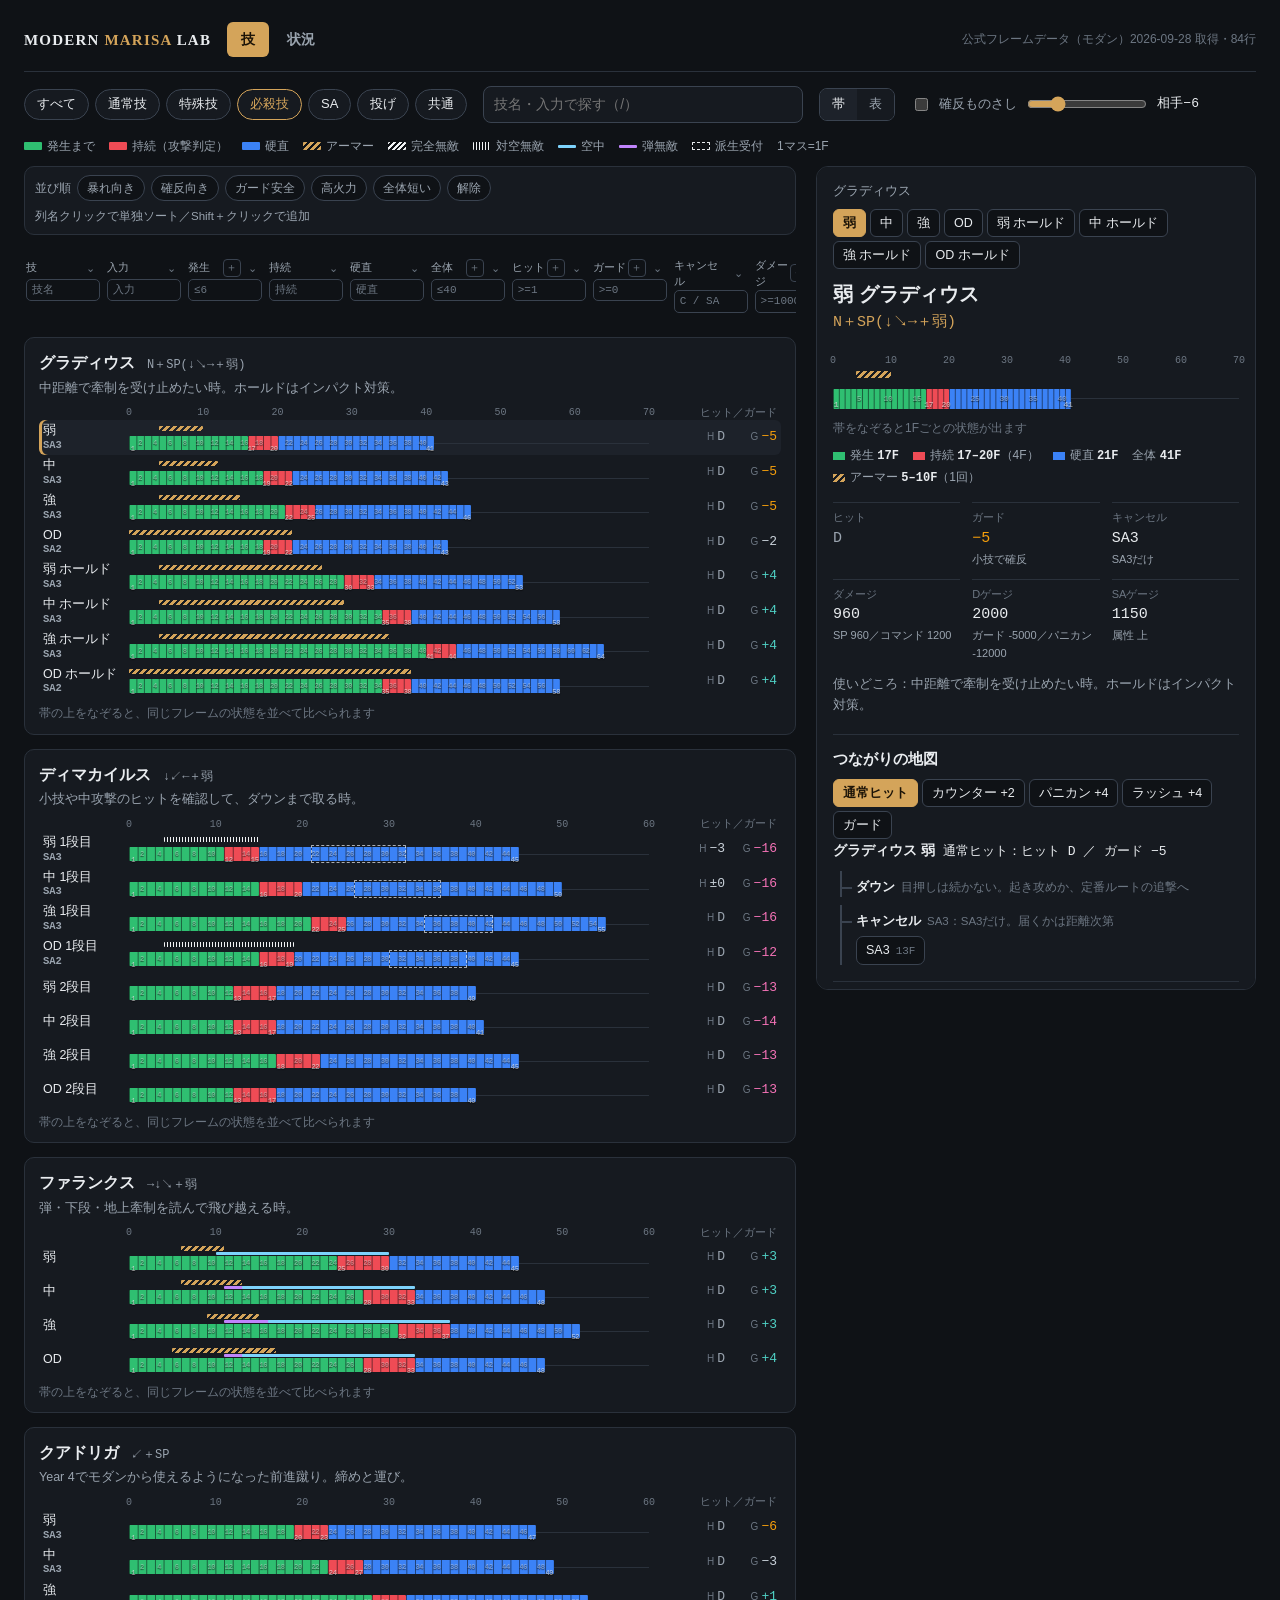
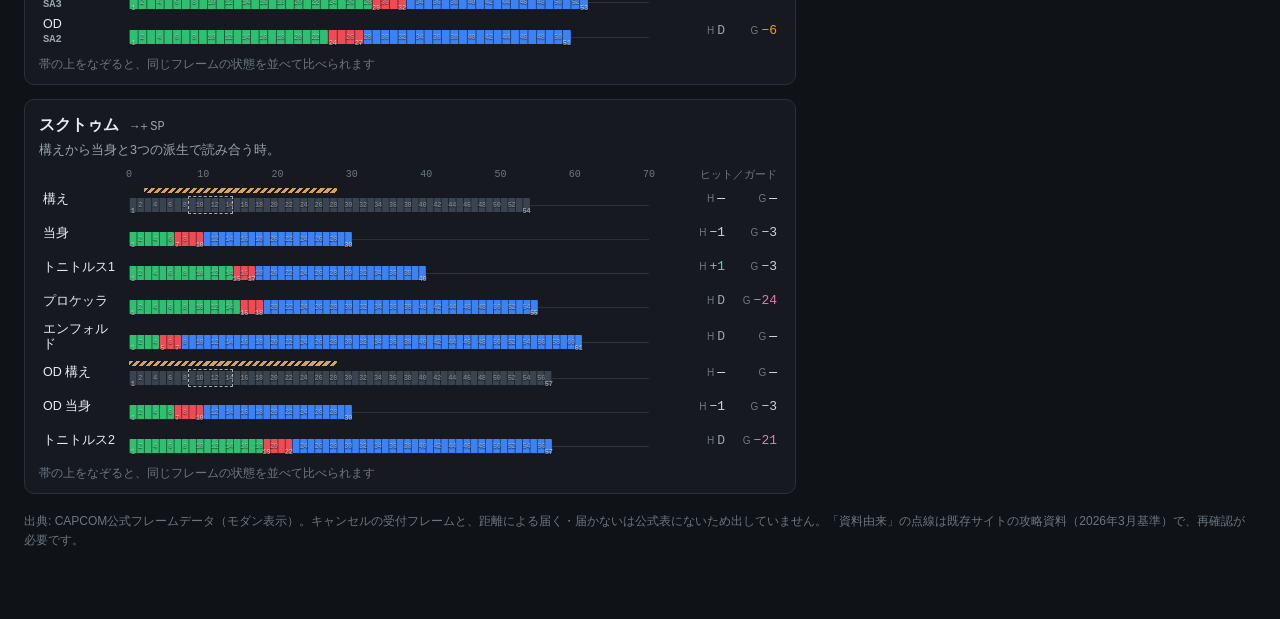
<file: index.html>
<!doctype html>
<html lang="ja">
<head>
<meta charset="utf-8">
<meta name="viewport" content="width=device-width,initial-scale=1,viewport-fit=cover">
<title>MODERN MARISA LAB｜技</title>
<meta name="description" content="モダンマリーザの公式フレームデータ84行を、帯・表・つながりで見切る。">
<link rel="icon" href="favicon.svg">
<link rel="stylesheet" href="lab.css">
</head>
<body>
<div class="app">
  <header class="top">
    <div class="brand">MODERN <span>MARISA</span> LAB</div>
    <nav class="nav" aria-label="ページ">
      <a id="tab-waza" data-tab="waza" href="index.html" aria-current="page">技</a>
      <a id="tab-jokyo" data-tab="jokyo" href="situations.html">状況</a>
    </nav>
    <p class="basis" id="basis">公式フレームデータを読み込み中</p>
  </header>

  <section id="waza">
    <div class="tools">
      <div class="chips" id="cats" role="group" aria-label="技の種類"></div>
      <input class="search" id="q" type="search" placeholder="技名・入力で探す（/）" aria-label="技を探す">
      <div class="views" role="group" aria-label="表示">
        <button id="view-band" aria-pressed="true">帯</button>
        <button id="view-table" aria-pressed="false">表</button>
      </div>
      <label class="pun" for="pun-on"><input id="pun-on" type="checkbox"> 確反ものさし
        <input id="pun-n" type="range" min="2" max="20" value="6" aria-label="相手の不利フレーム">
        <output id="pun-out" for="pun-n">相手−6</output>
      </label>
    </div>
    <div class="legend" aria-label="帯の色">
      <span><i style="background:var(--f-start)"></i>発生まで</span>
      <span><i style="background:var(--f-act)"></i>持続（攻撃判定）</span>
      <span><i style="background:var(--f-rec)"></i>硬直</span>
      <span><i class="k-armor"></i>アーマー</span>
      <span><i class="k-inv"></i>完全無敵</span>
      <span><i class="k-aainv"></i>対空無敵</span>
      <span><i style="background:var(--l-air);height:3px"></i>空中</span>
      <span><i style="background:var(--l-proj);height:3px"></i>弾無敵</span>
      <span><i style="border:1.5px dashed var(--text);background:none"></i>派生受付</span>
      <span>1マス=1F</span>
    </div>
    <div id="focus"></div>
    <div class="lab">
      <div id="list" class="list" aria-live="polite"></div>
      <aside id="detail" class="detail" aria-label="技の詳細"></aside>
    </div>
    <p class="note">出典: CAPCOM公式フレームデータ（モダン表示）。キャンセルの受付フレームと、距離による届く・届かないは公式表にないため出していません。「資料由来」の点線は既存サイトの攻略資料（2026年3月基準）で、再確認が必要です。</p>
  </section>

  <section id="jokyo" hidden>
    <div class="sit-tools"><button type="button" id="export-notebook" class="export-btn">ノートをJSONで書き出す</button></div>
    <div class="scenes chips" id="scenes"></div>
    <div class="sits" id="sits"></div>
    <p class="note">既存の状況逆引きと作戦ノートを統合。候補技を比べ、必要な場面だけ技ページへ持ち込めます。</p>
  </section>
</div>
<div class="backdrop" id="backdrop" hidden></div>
<script src="data/lab-data.js"></script>
<script src="lab-core.js"></script>
<script src="lab.js"></script>
</body>
</html>
</file>
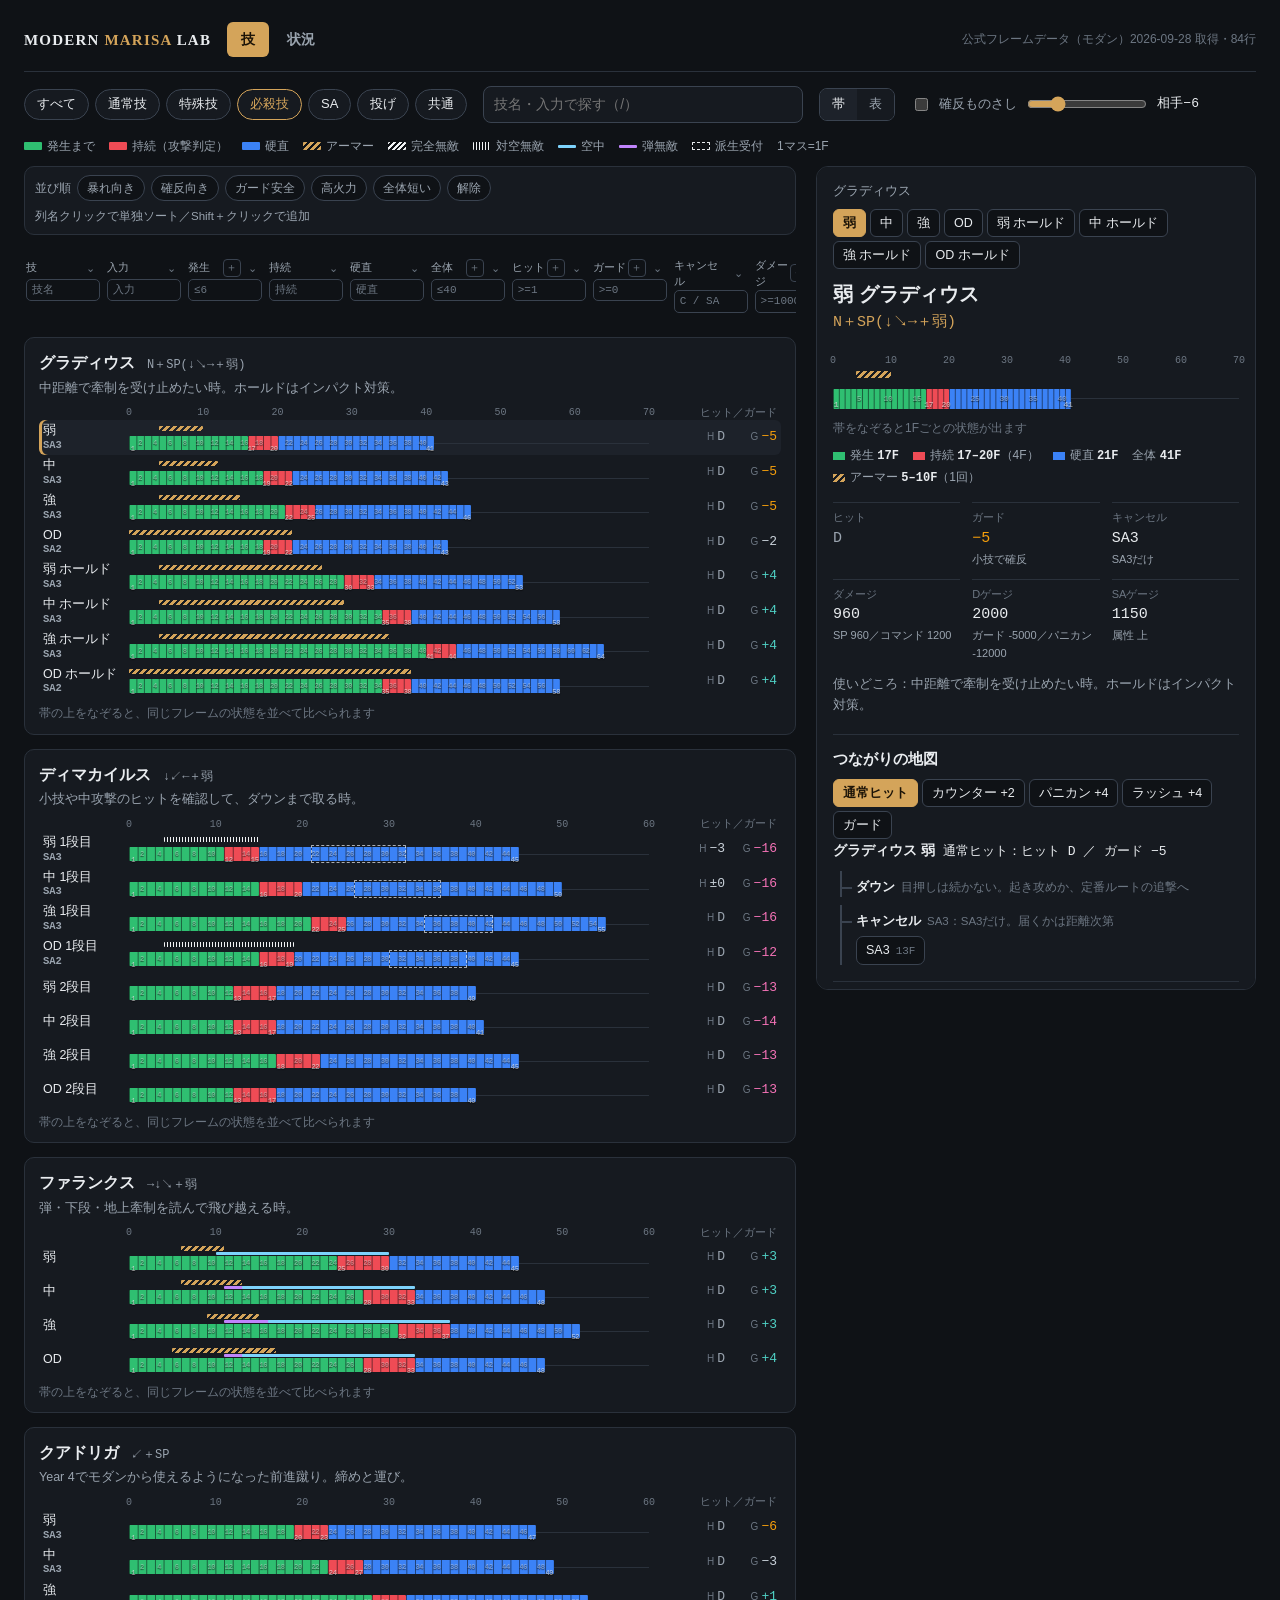
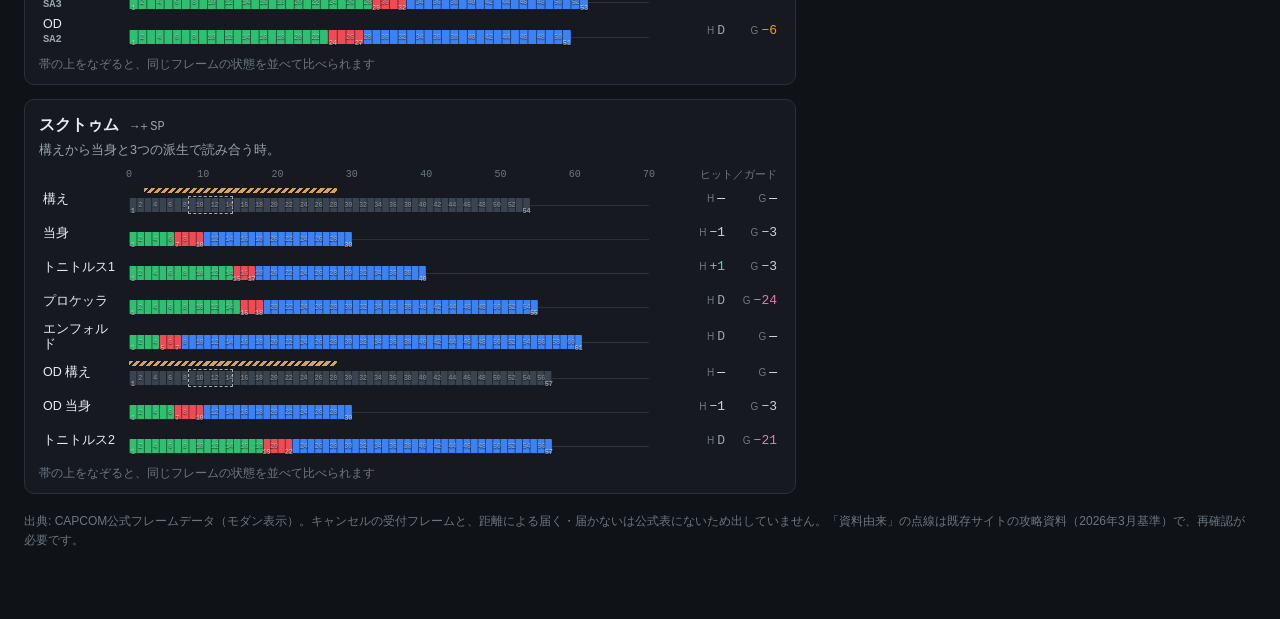
<file: advantage.html>
<!doctype html>
<html lang="ja"><head><meta charset="utf-8"><meta name="robots" content="noindex"><title>移動します</title></head><body>
<p>新しいページへ移動します。</p>
<script>location.replace('index.html' + location.search + location.hash);</script>
<noscript><a href="index.html">新しいページへ</a></noscript>
</body></html>
</file>
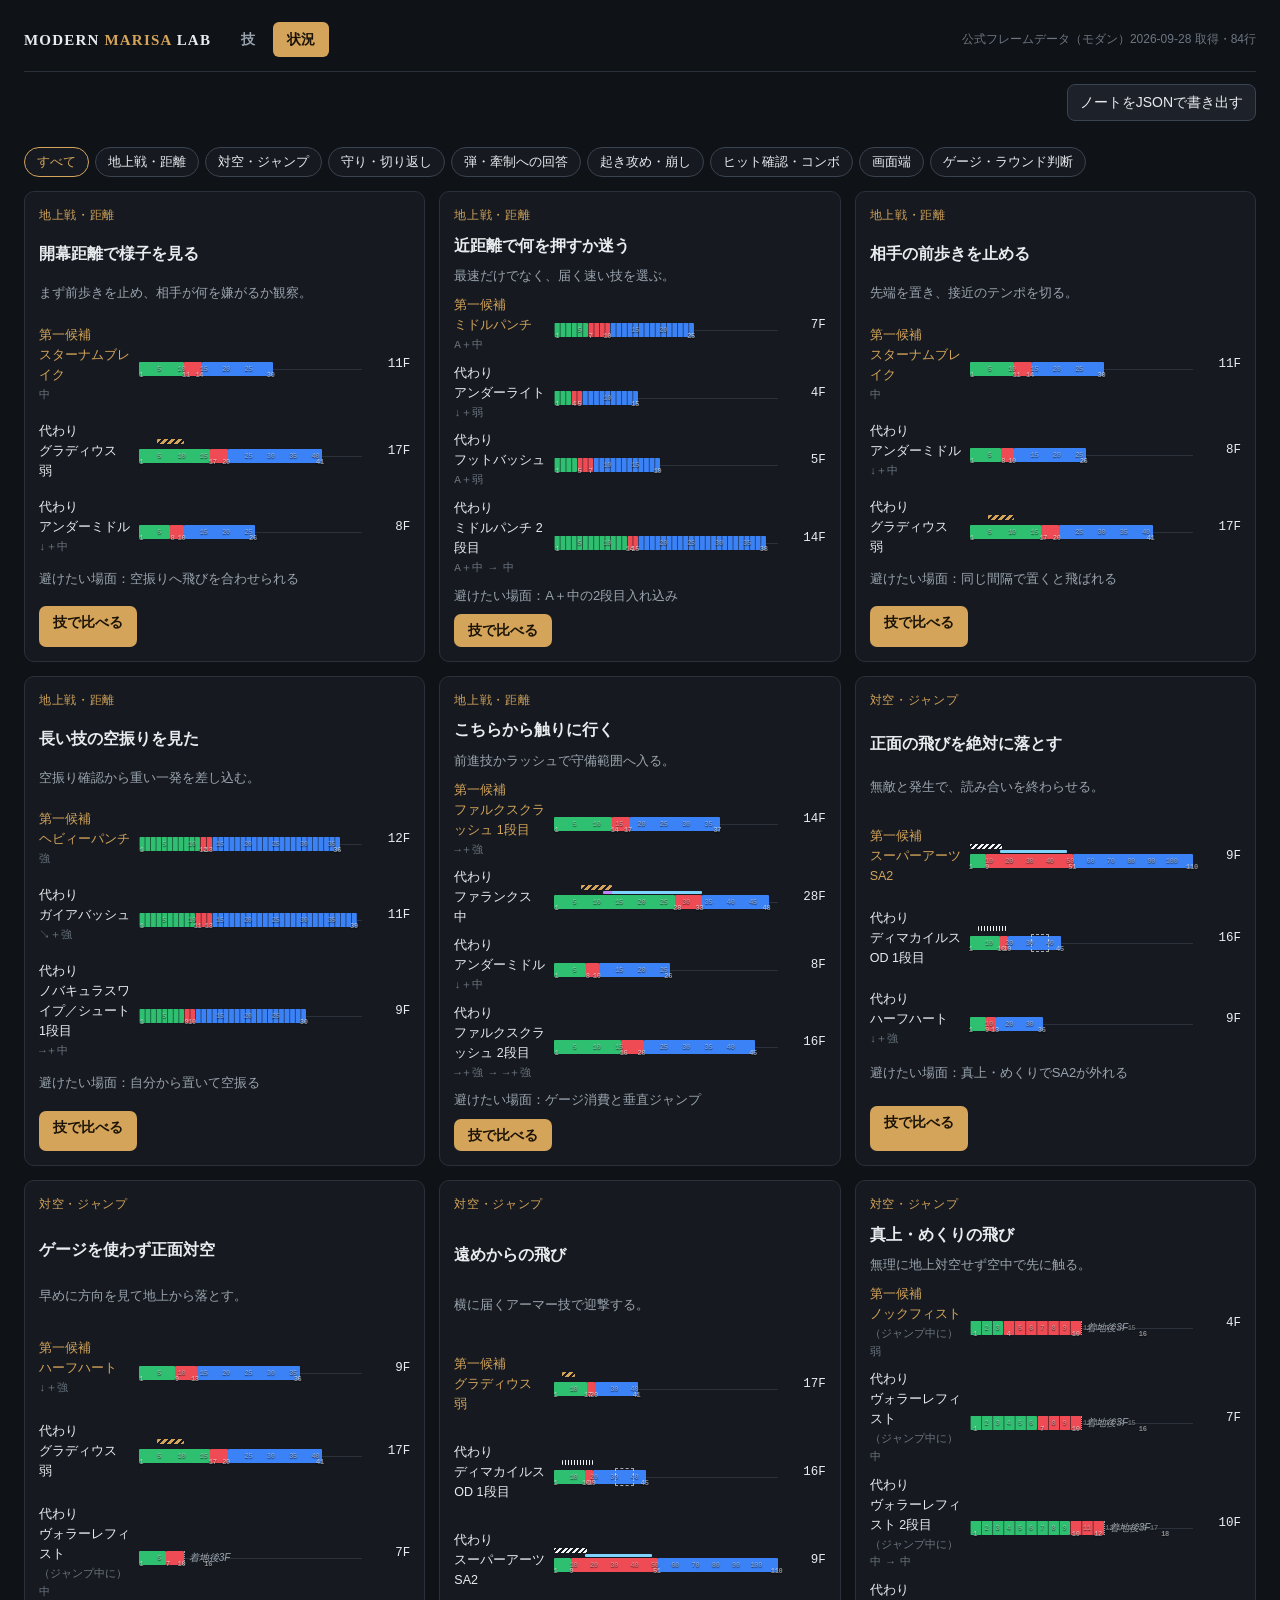
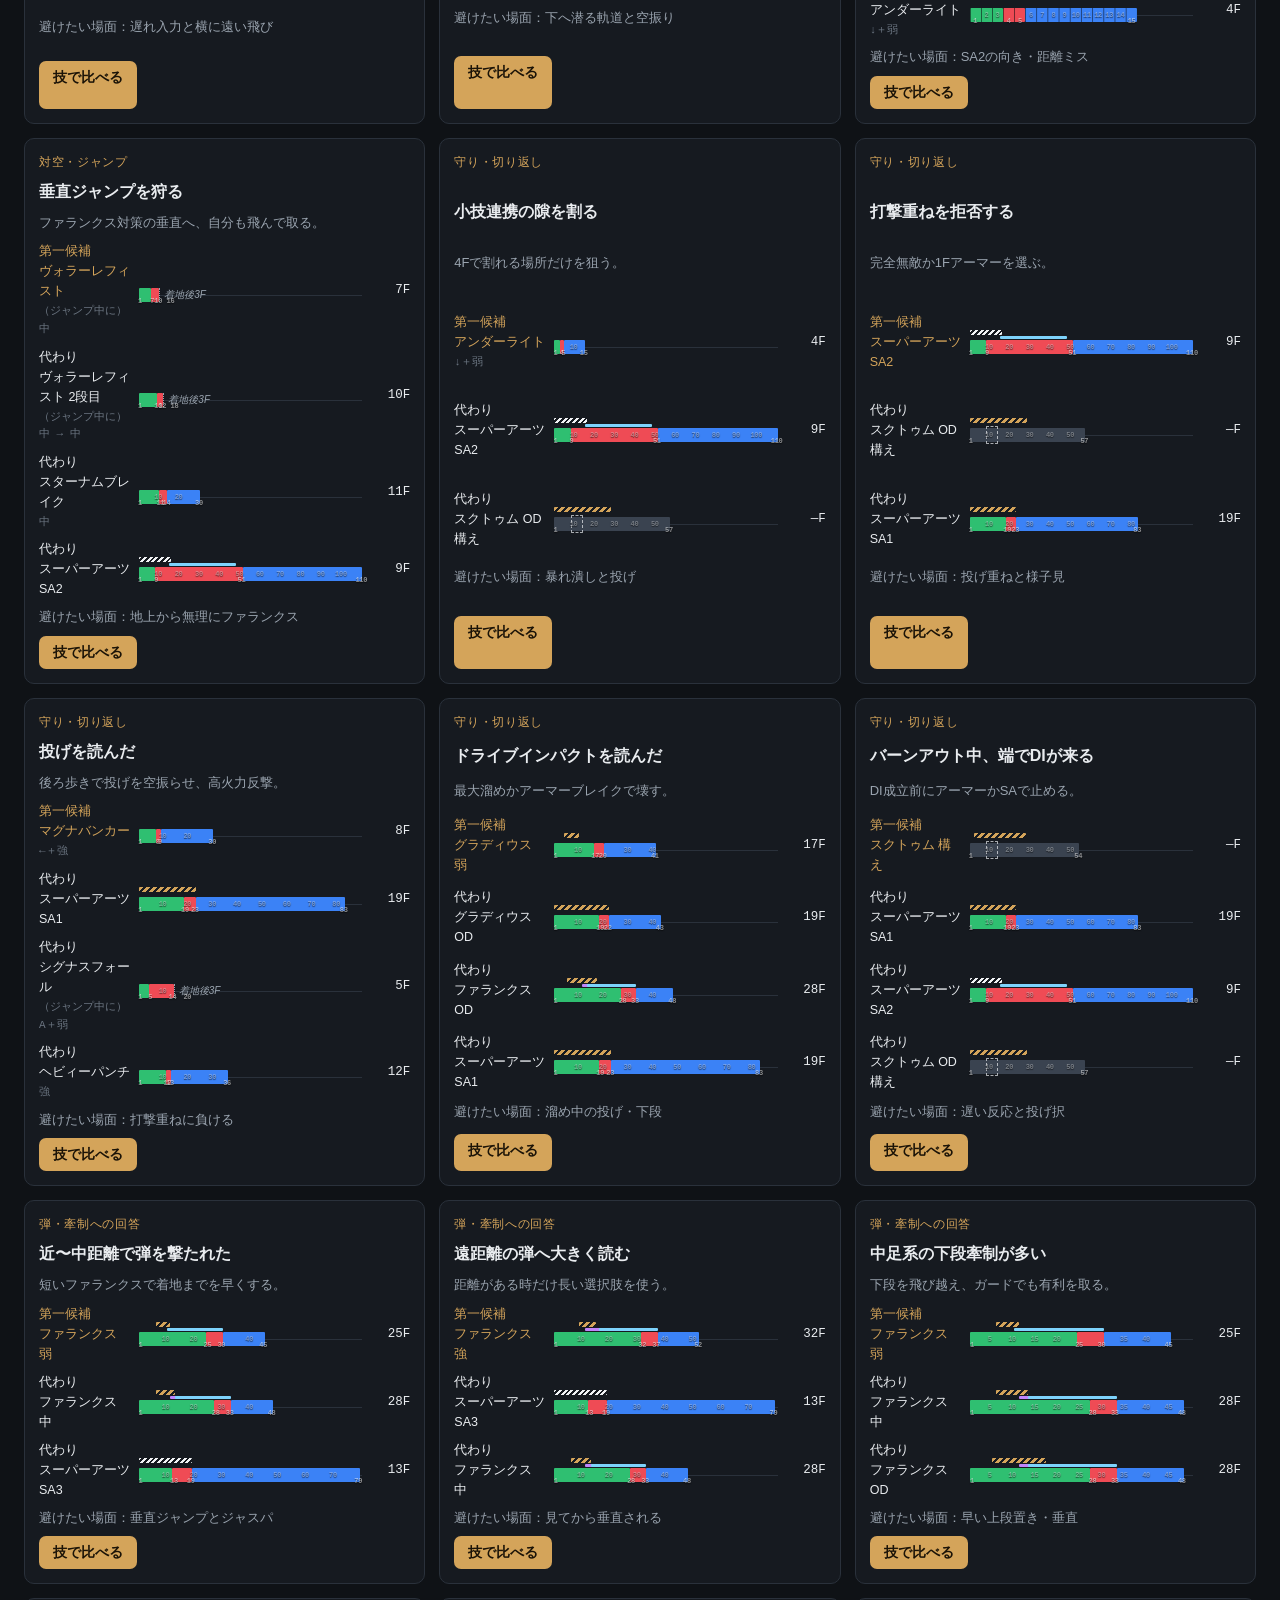
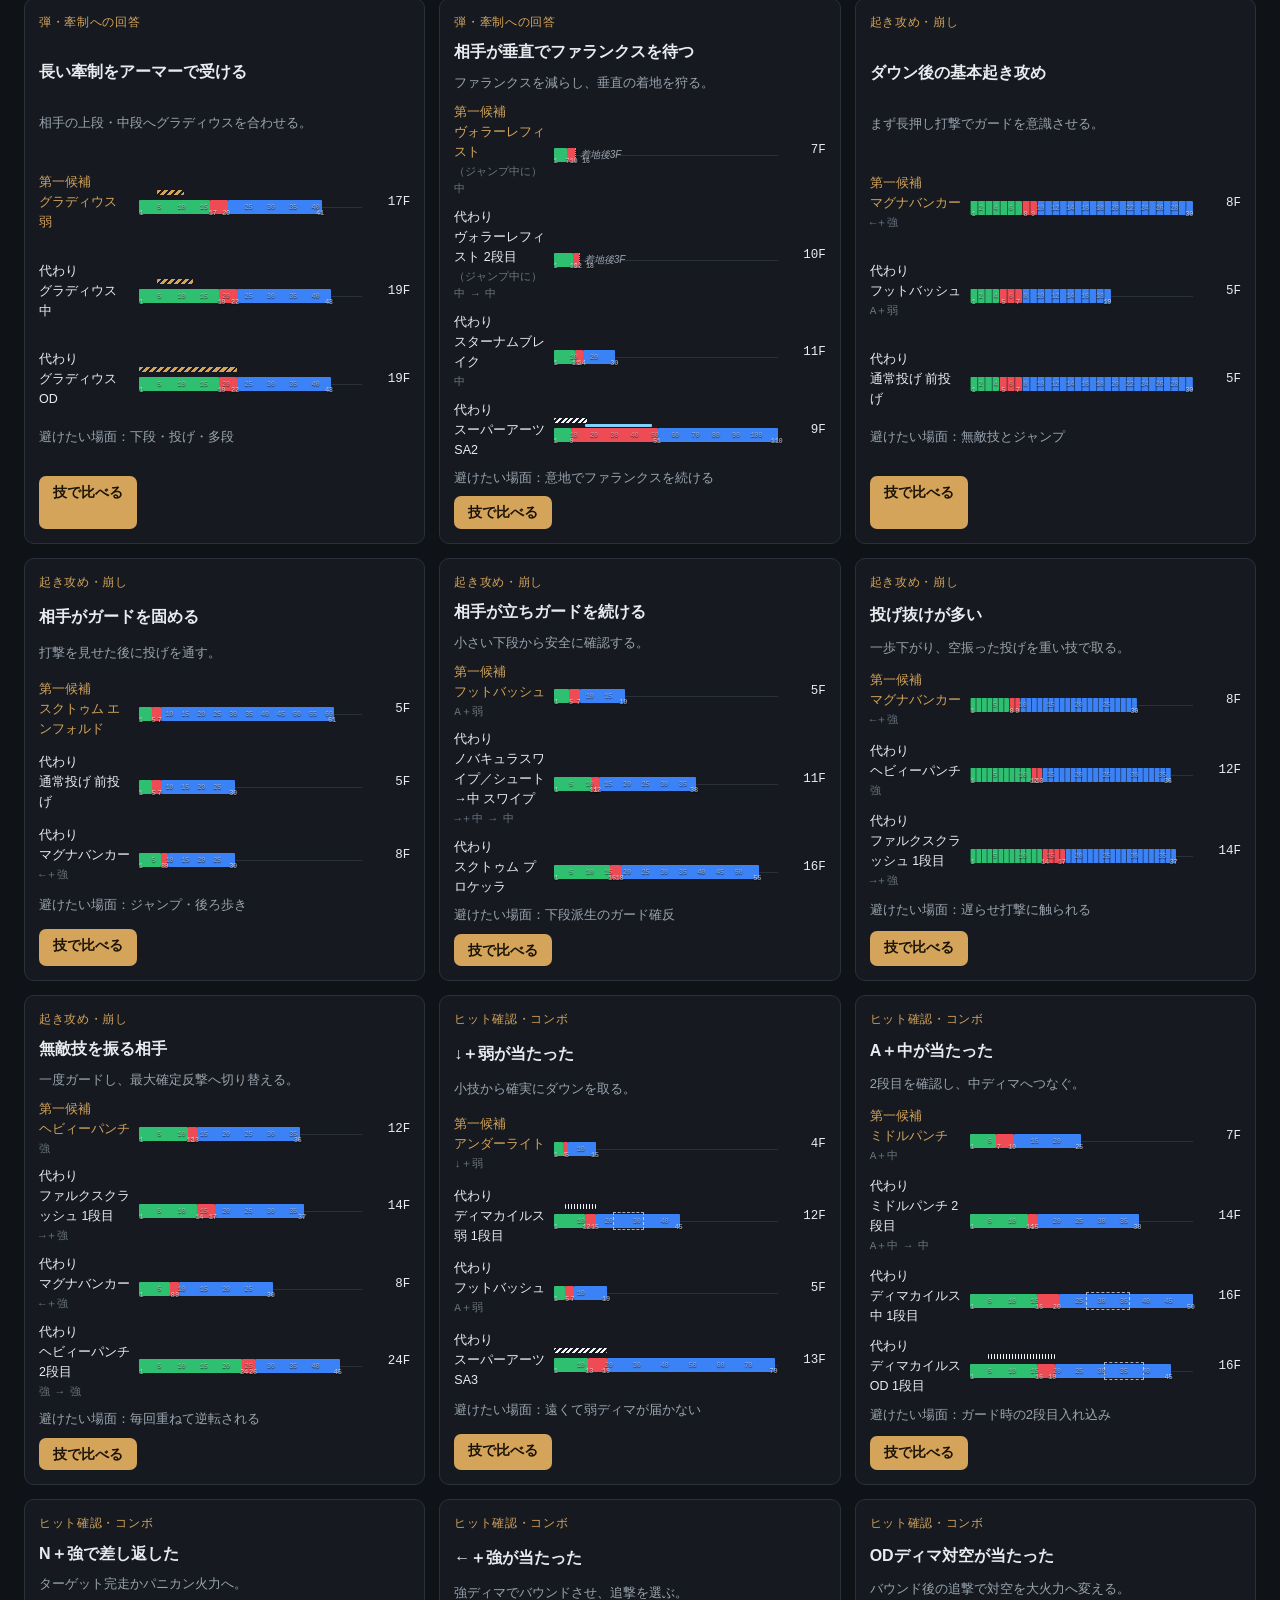
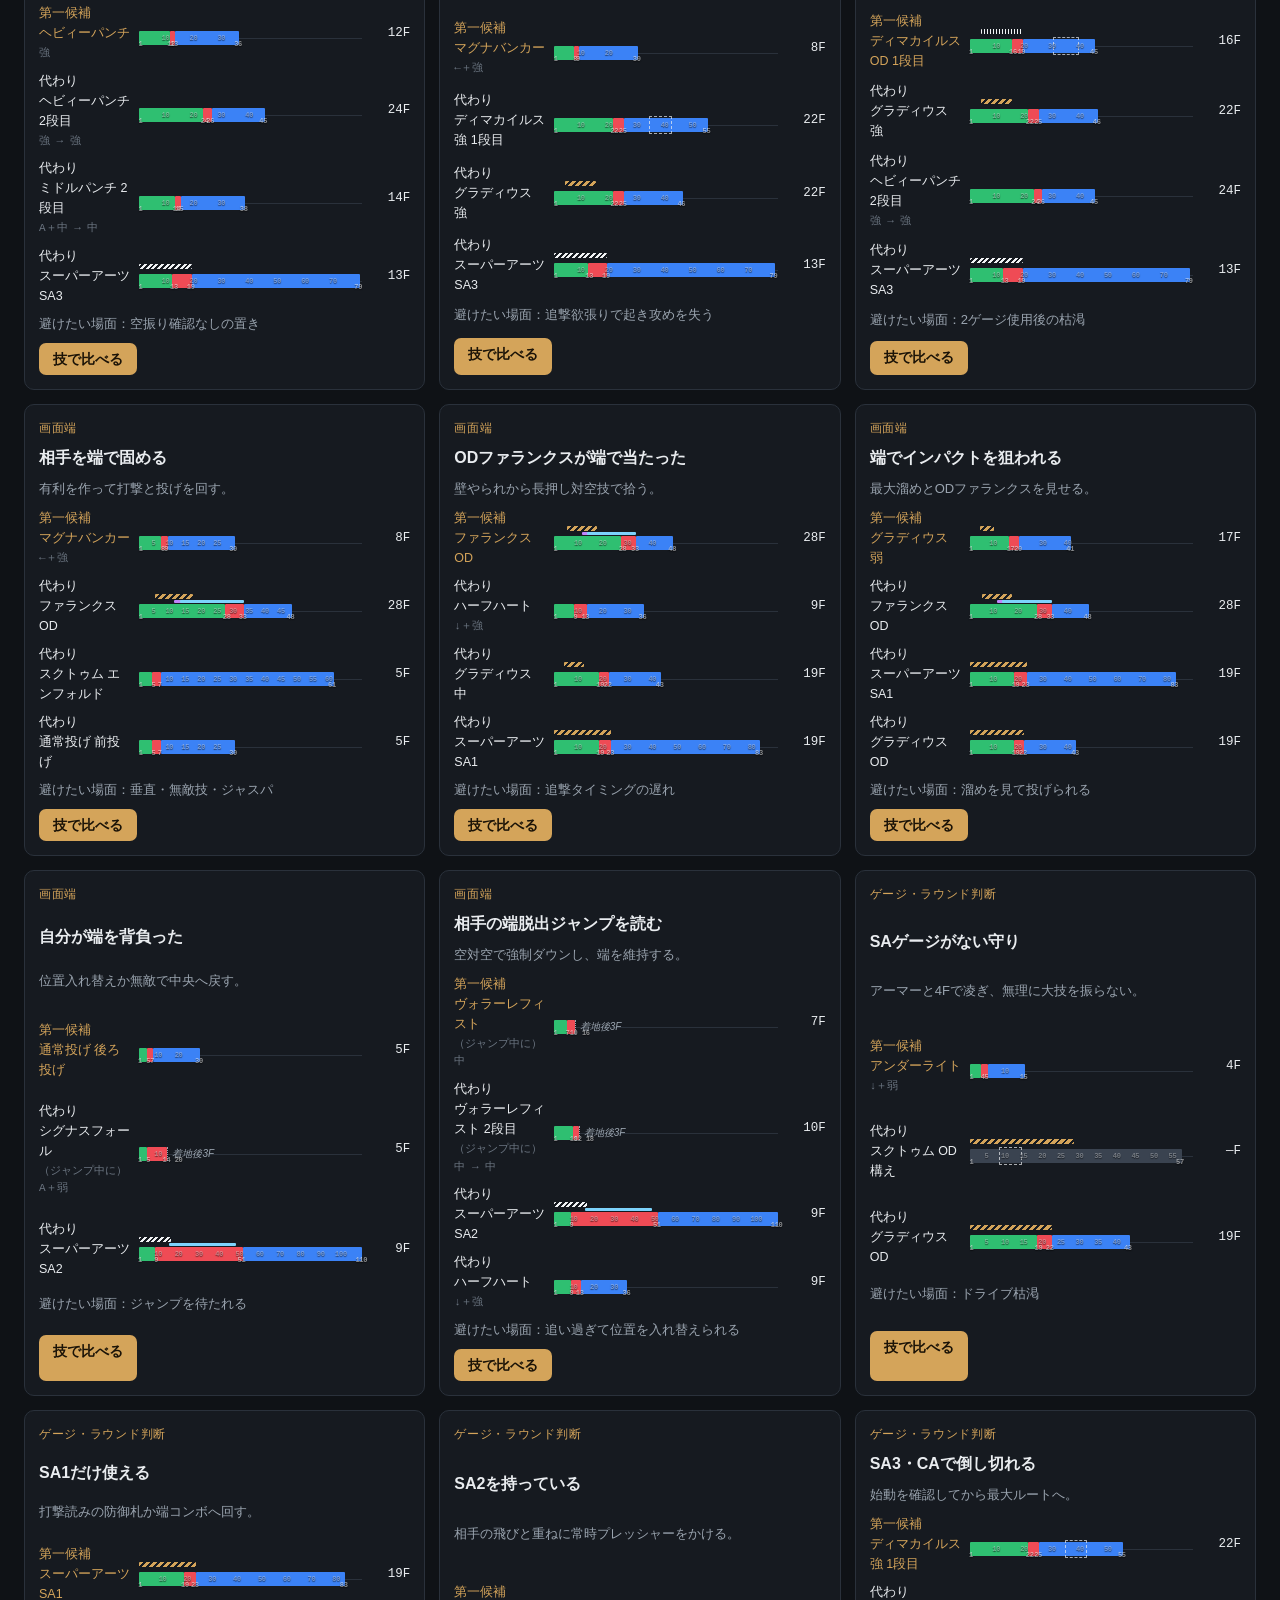
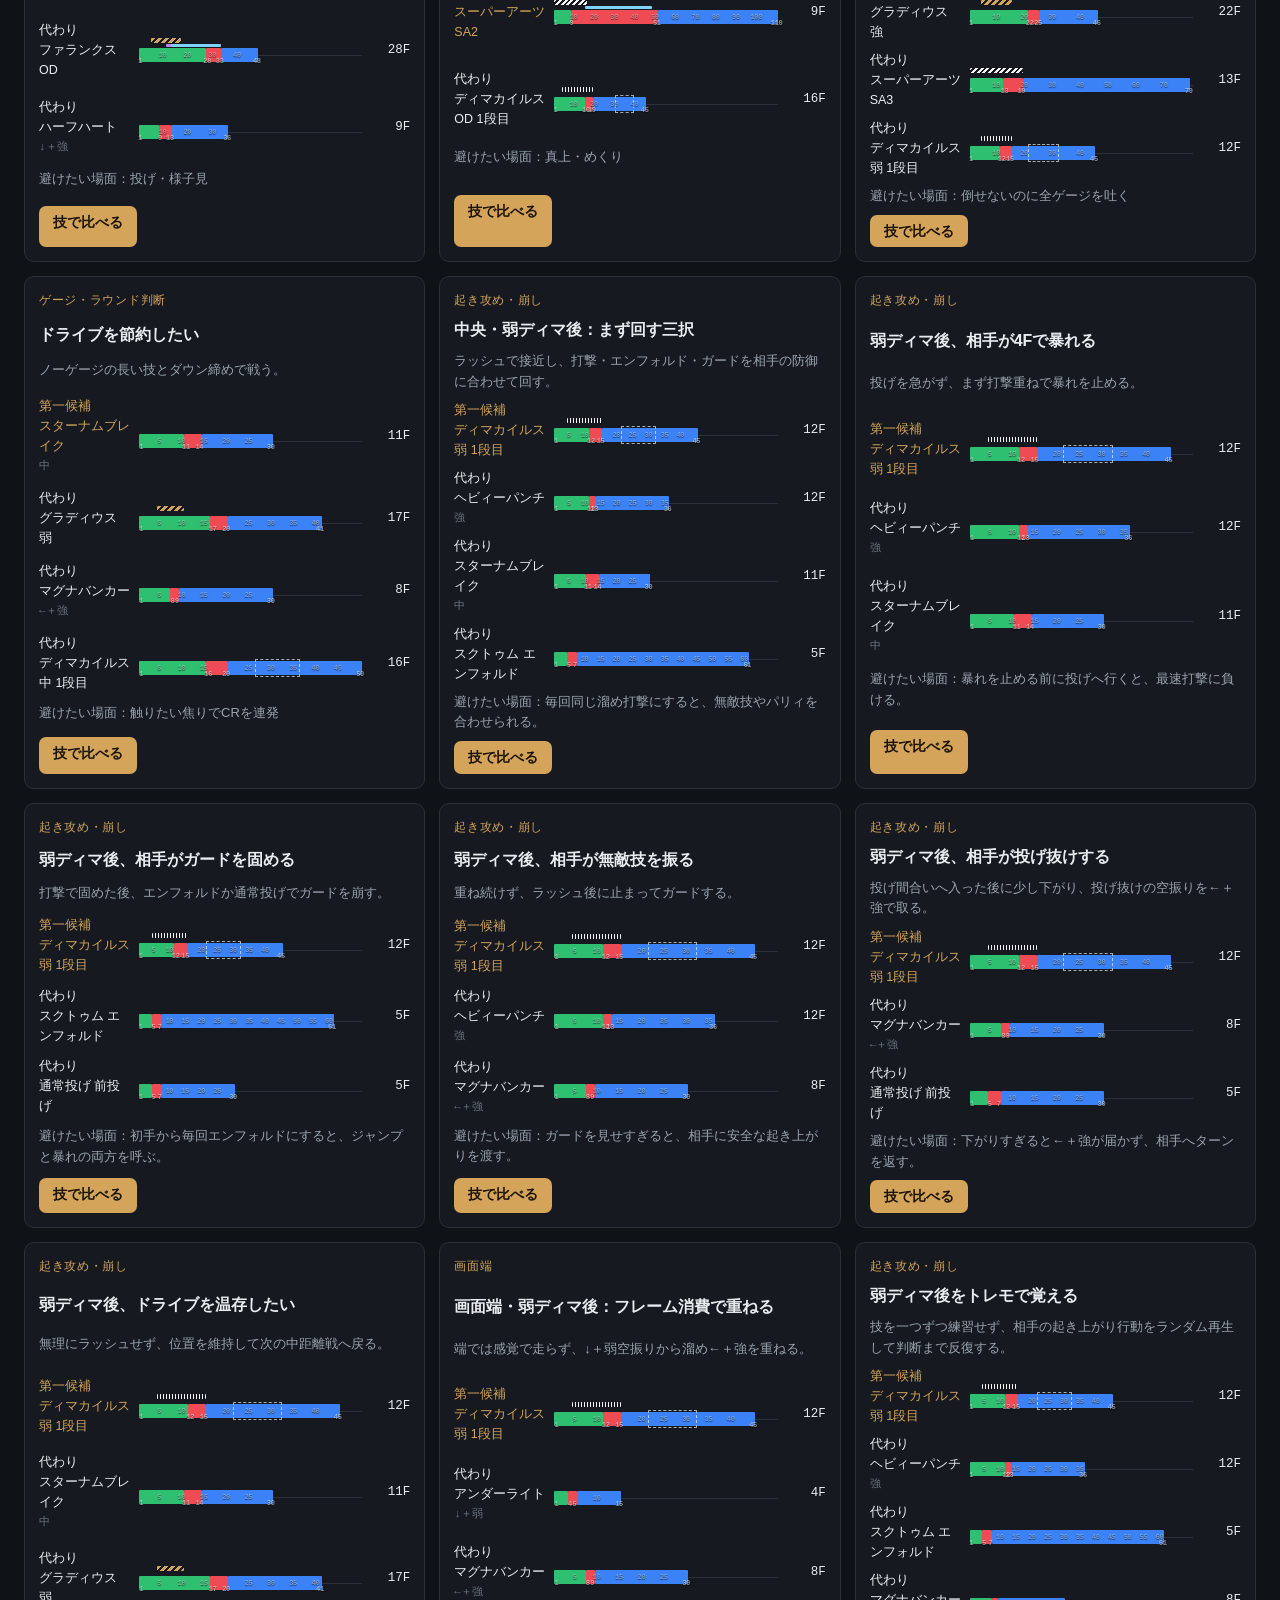
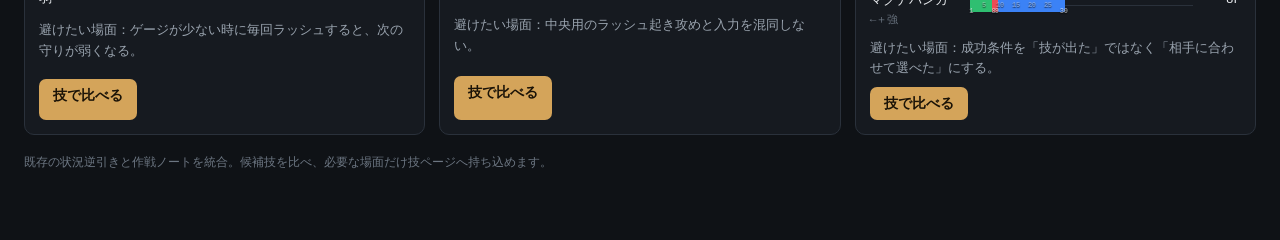
<file: decision.html>
<!doctype html>
<html lang="ja"><head><meta charset="utf-8"><meta name="robots" content="noindex"><title>移動します</title></head><body>
<p>新しいページへ移動します。</p>
<script>location.replace('situations.html' + location.search + location.hash);</script>
<noscript><a href="situations.html">新しいページへ</a></noscript>
</body></html>
</file>
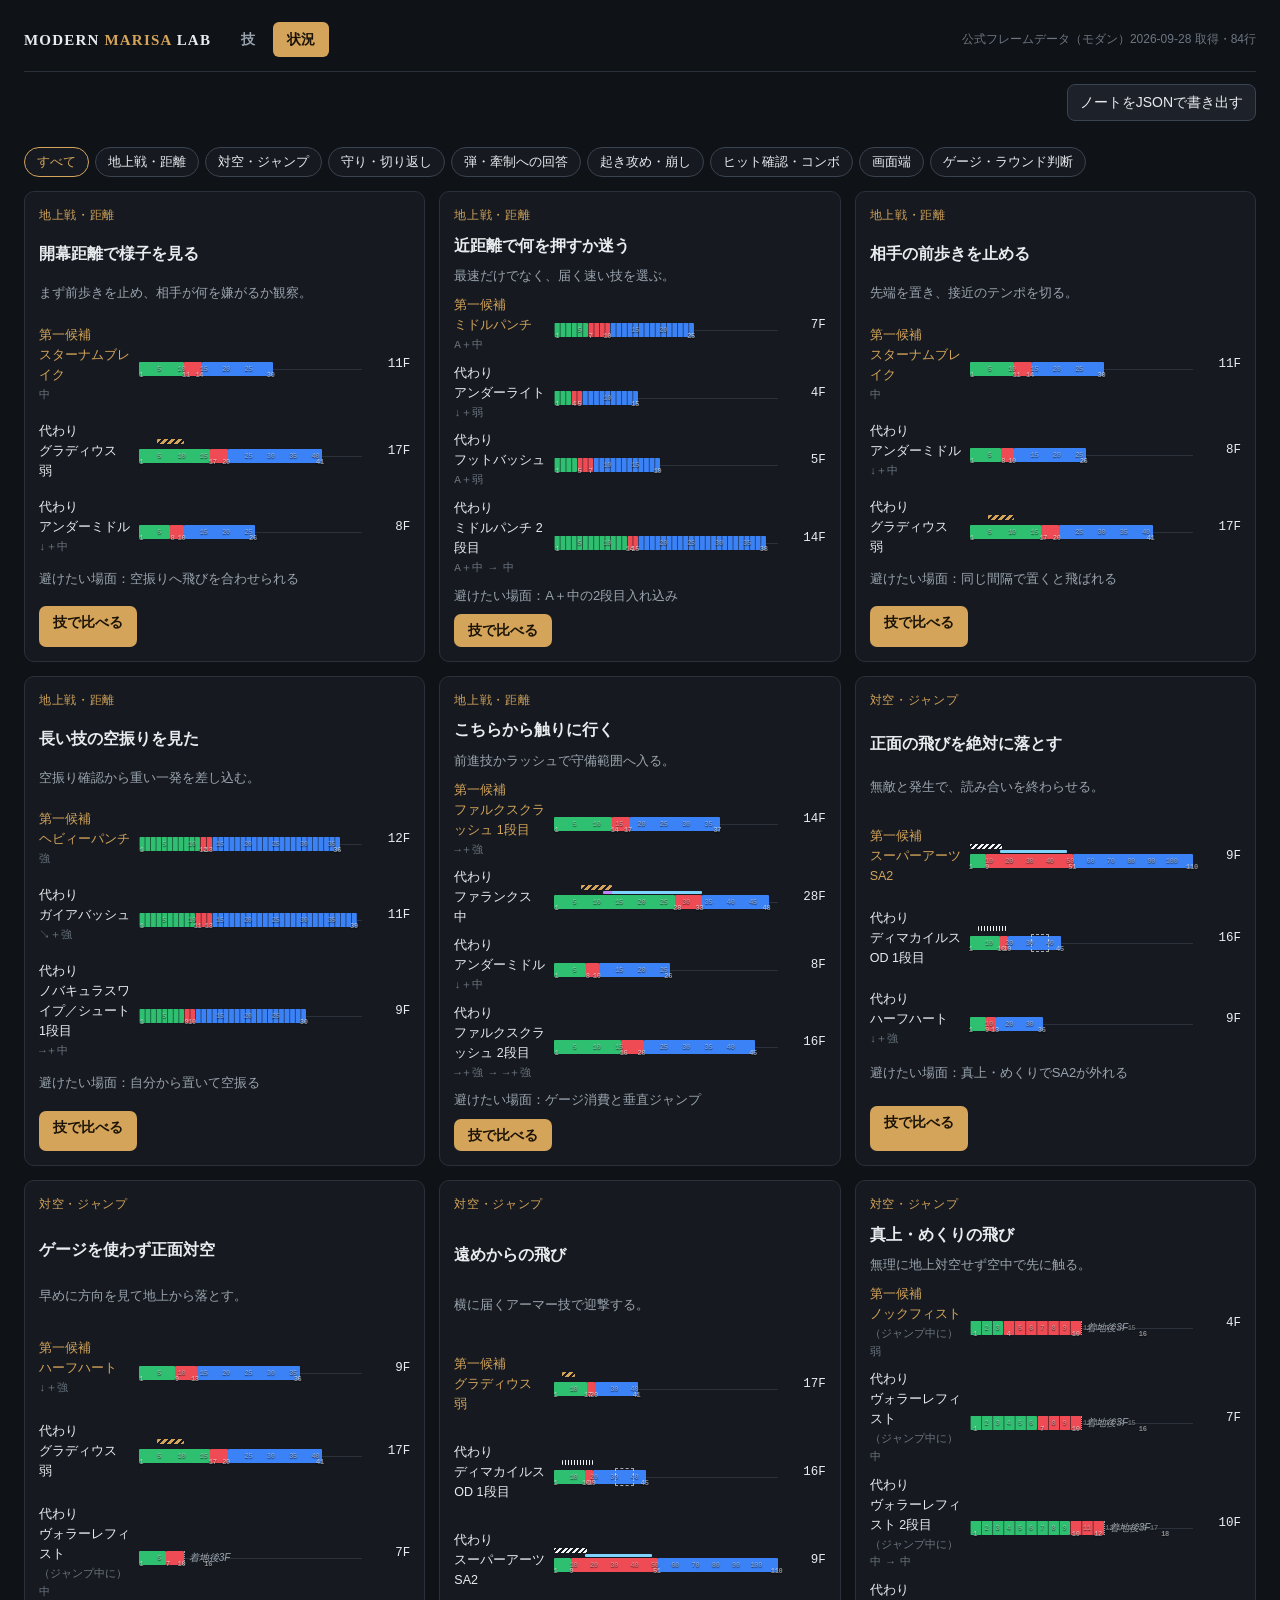
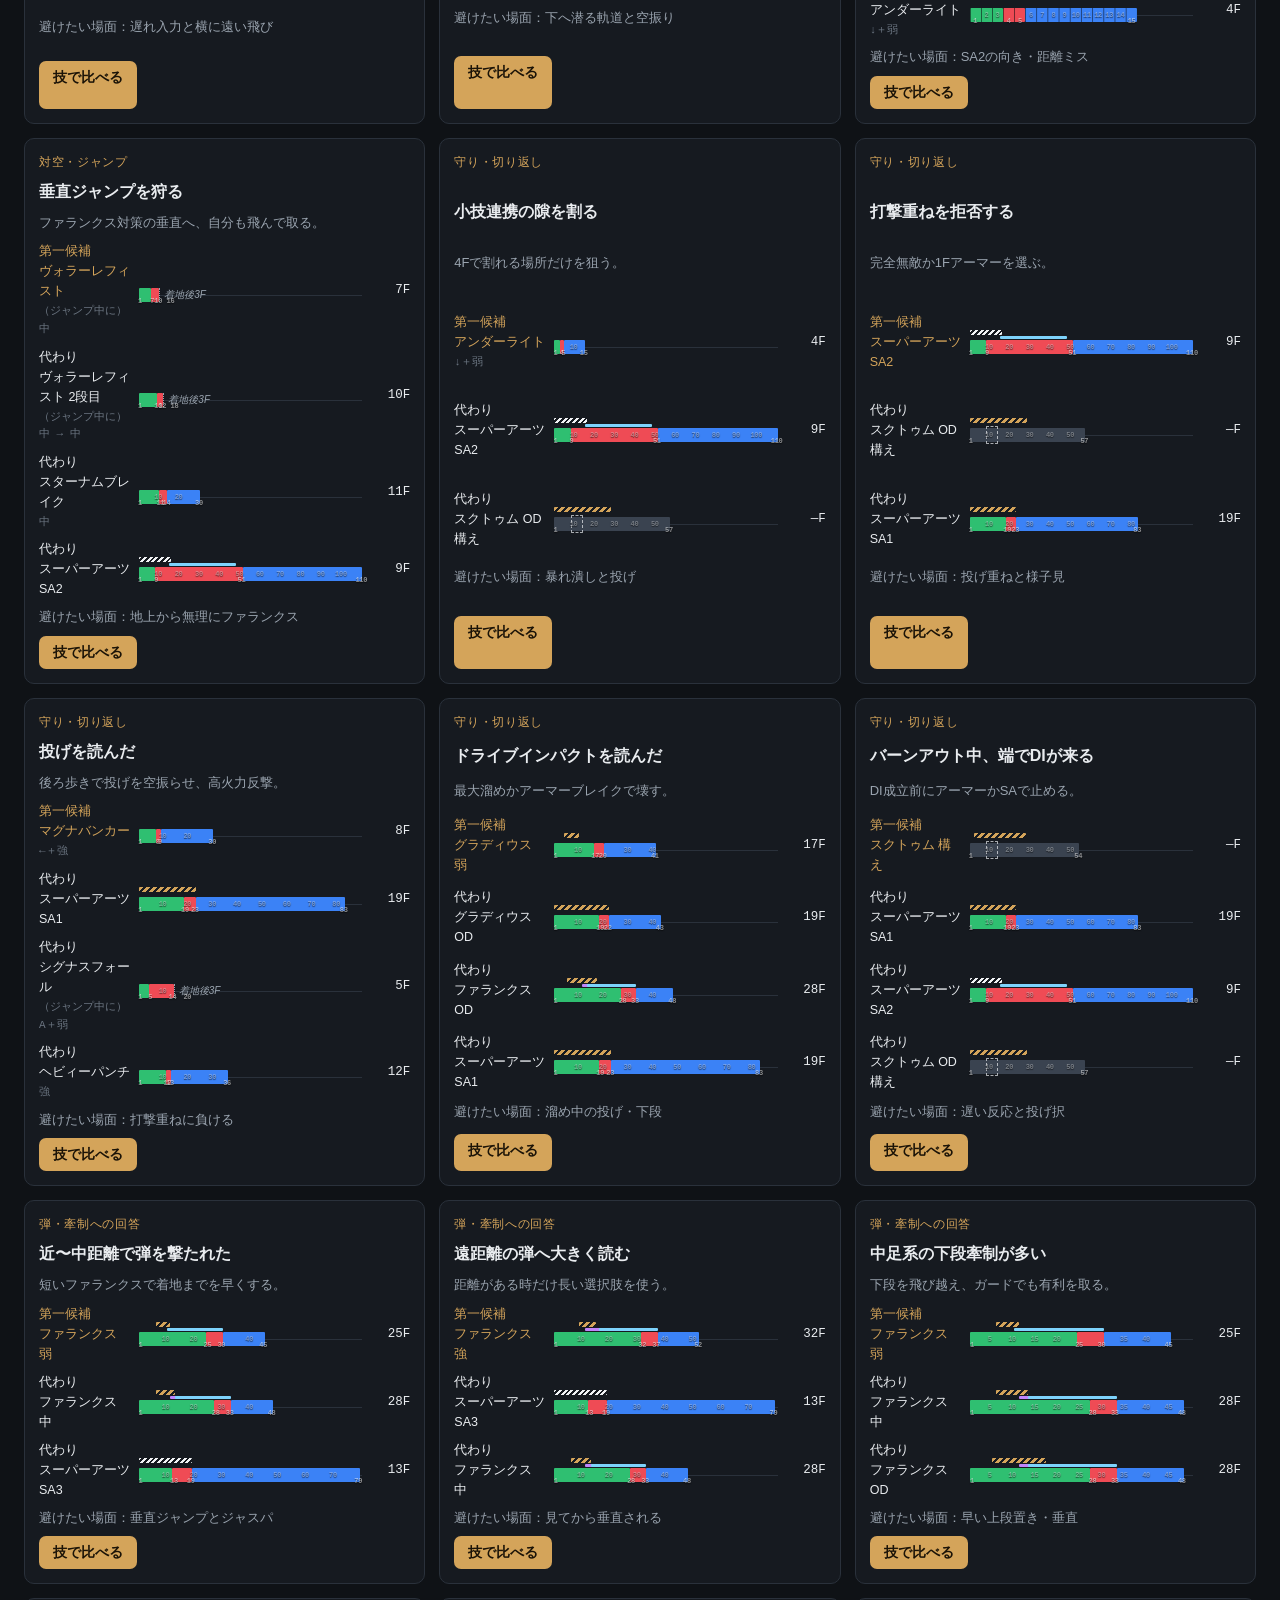
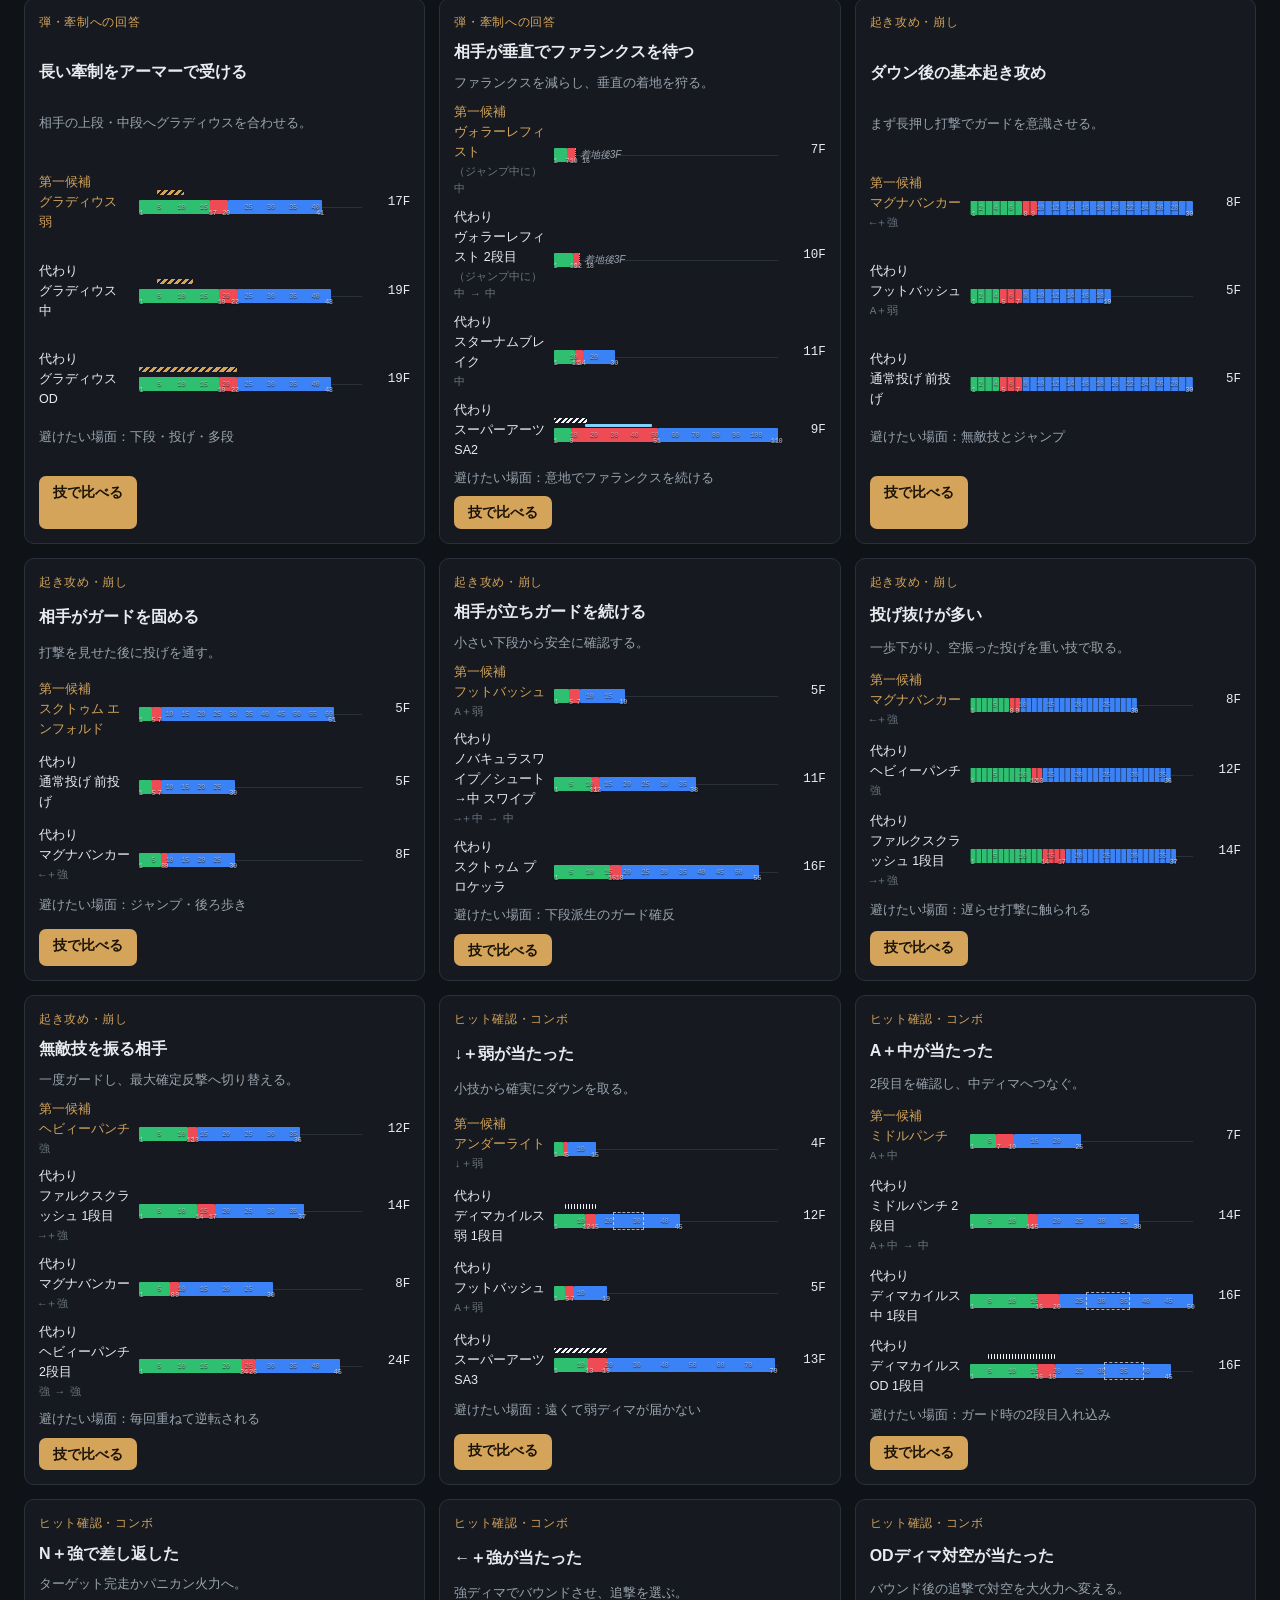
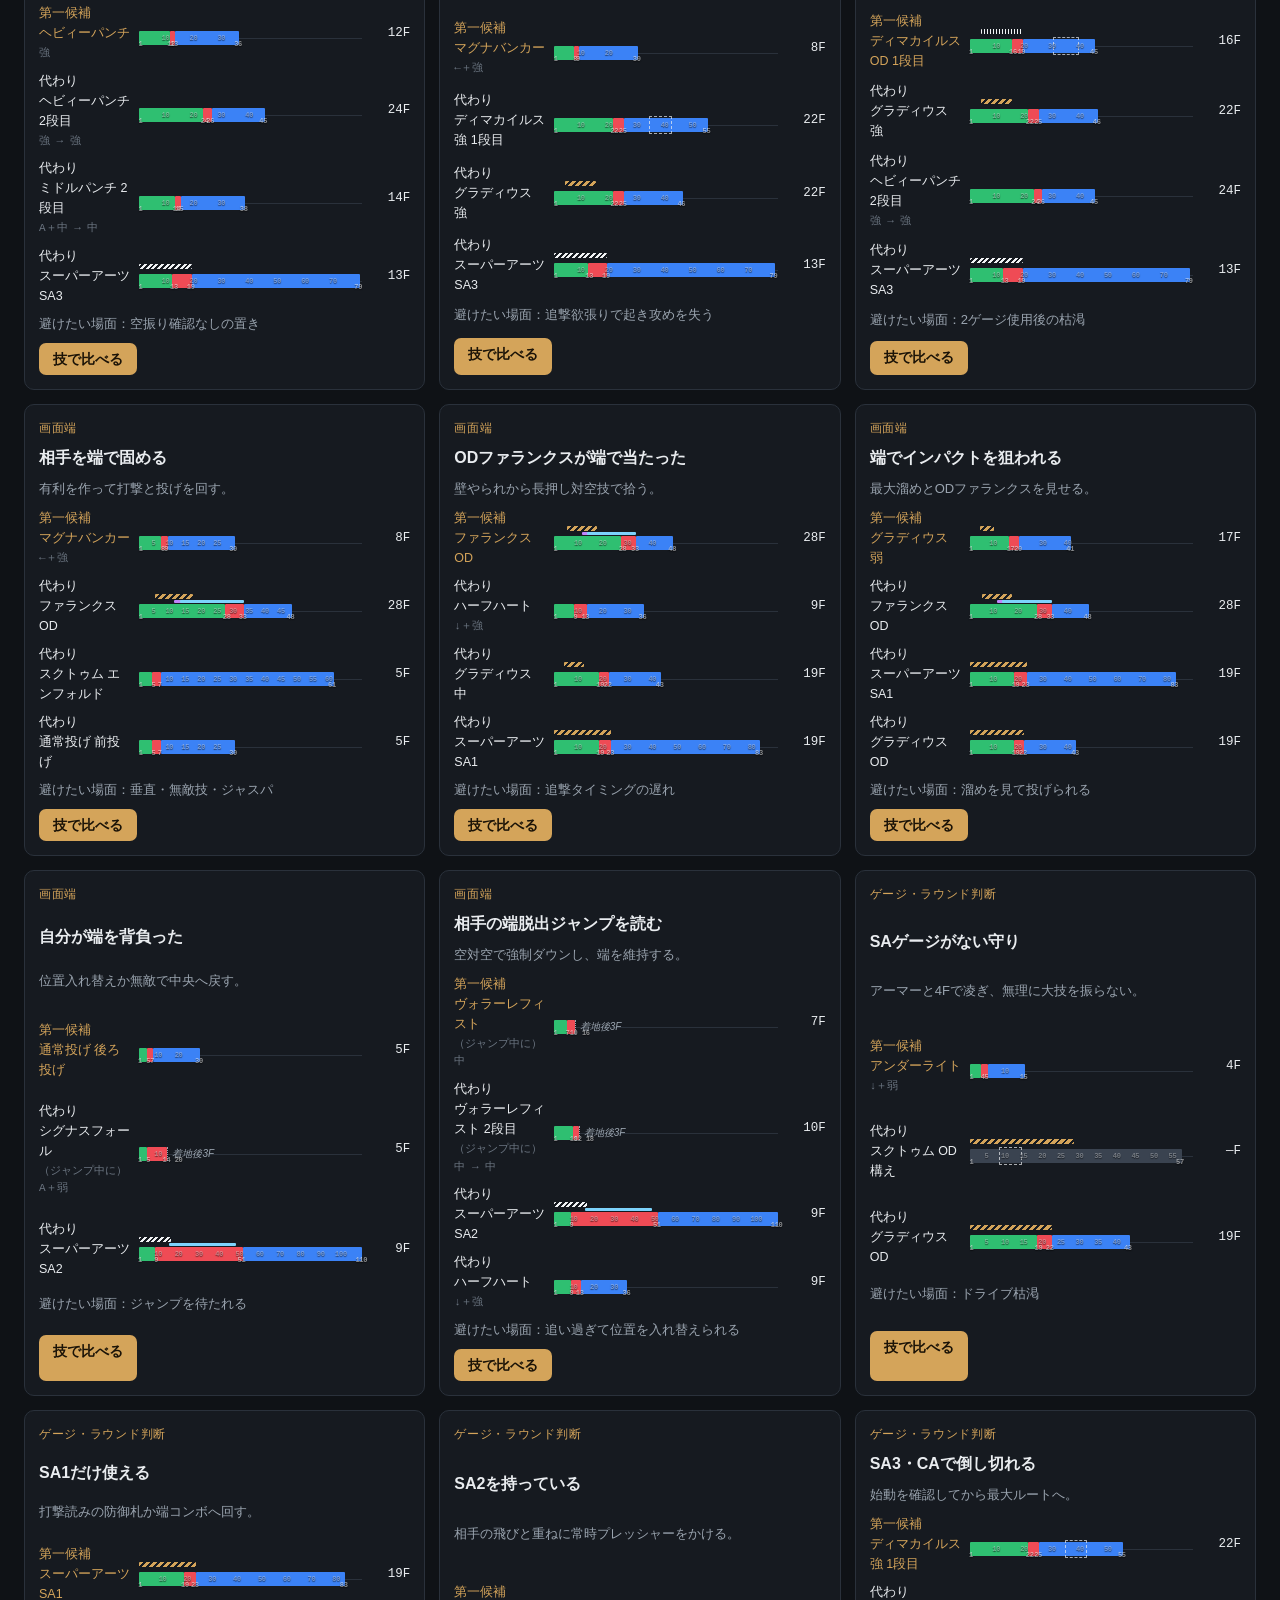
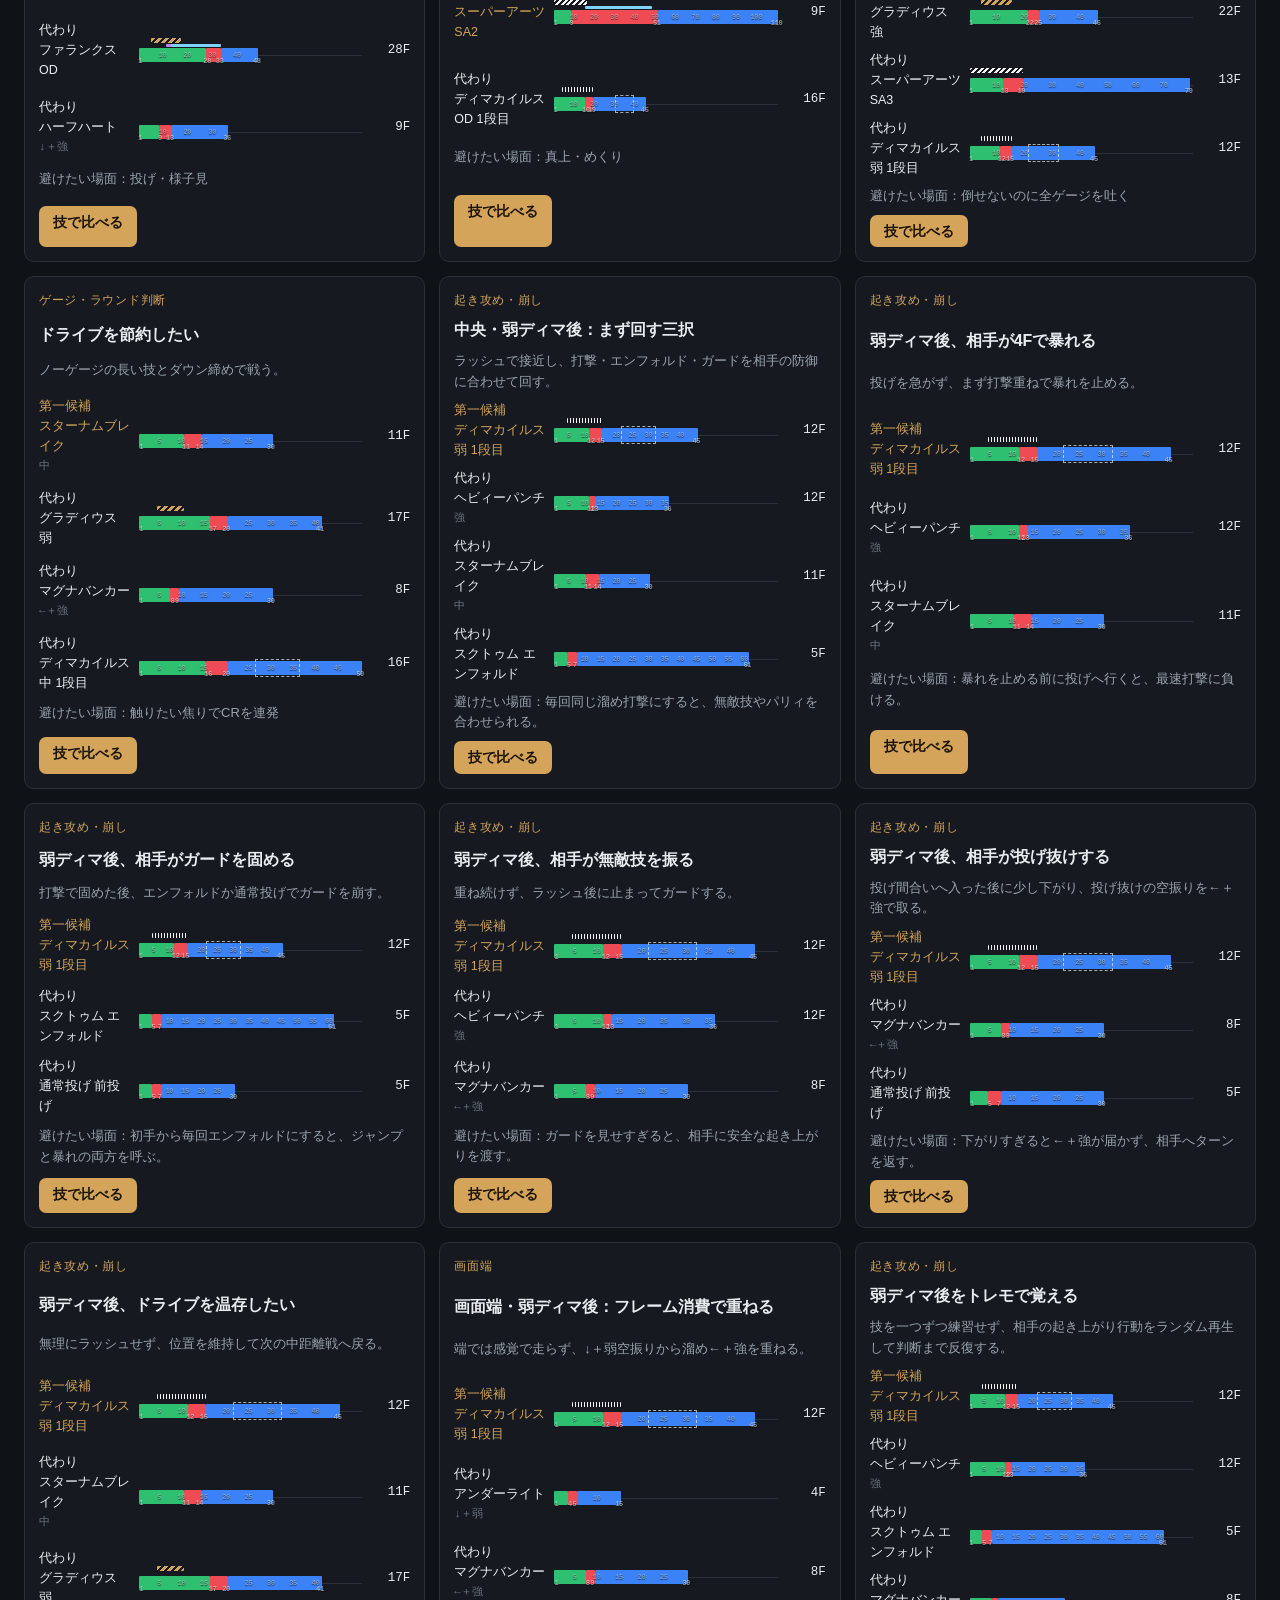
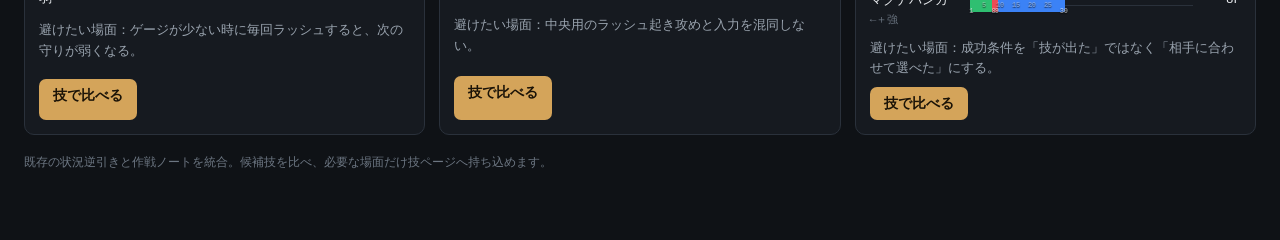
<file: situations.html>
<!doctype html>
<html lang="ja">
<head>
<meta charset="utf-8">
<meta name="viewport" content="width=device-width,initial-scale=1,viewport-fit=cover">
<title>MODERN MARISA LAB｜状況</title>
<meta name="description" content="モダンマリーザの実戦状況から、候補技を逆引きして比較する。">
<link rel="icon" href="favicon.svg">
<link rel="stylesheet" href="lab.css">
</head>
<body>
<div class="app">
  <header class="top">
    <div class="brand">MODERN <span>MARISA</span> LAB</div>
    <nav class="nav" aria-label="ページ">
      <a id="tab-waza" data-tab="waza" href="index.html">技</a>
      <a id="tab-jokyo" data-tab="jokyo" href="situations.html" aria-current="page">状況</a>
    </nav>
    <p class="basis" id="basis">公式フレームデータを読み込み中</p>
  </header>

  <section id="waza">
    <div class="tools">
      <div class="chips" id="cats" role="group" aria-label="技の種類"></div>
      <input class="search" id="q" type="search" placeholder="技名・入力で探す（/）" aria-label="技を探す">
      <div class="views" role="group" aria-label="表示">
        <button id="view-band" aria-pressed="true">帯</button>
        <button id="view-table" aria-pressed="false">表</button>
      </div>
      <label class="pun" for="pun-on"><input id="pun-on" type="checkbox"> 確反ものさし
        <input id="pun-n" type="range" min="2" max="20" value="6" aria-label="相手の不利フレーム">
        <output id="pun-out" for="pun-n">相手−6</output>
      </label>
    </div>
    <div class="legend" aria-label="帯の色">
      <span><i style="background:var(--f-start)"></i>発生まで</span>
      <span><i style="background:var(--f-act)"></i>持続（攻撃判定）</span>
      <span><i style="background:var(--f-rec)"></i>硬直</span>
      <span><i class="k-armor"></i>アーマー</span>
      <span><i class="k-inv"></i>完全無敵</span>
      <span><i class="k-aainv"></i>対空無敵</span>
      <span><i style="background:var(--l-air);height:3px"></i>空中</span>
      <span><i style="background:var(--l-proj);height:3px"></i>弾無敵</span>
      <span><i style="border:1.5px dashed var(--text);background:none"></i>派生受付</span>
      <span>1マス=1F</span>
    </div>
    <div id="focus"></div>
    <div class="lab">
      <div id="list" class="list" aria-live="polite"></div>
      <aside id="detail" class="detail" aria-label="技の詳細"></aside>
    </div>
    <p class="note">出典: CAPCOM公式フレームデータ（モダン表示）。キャンセルの受付フレームと、距離による届く・届かないは公式表にないため出していません。「資料由来」の点線は既存サイトの攻略資料（2026年3月基準）で、再確認が必要です。</p>
  </section>

  <section id="jokyo" hidden>
    <div class="sit-tools"><button type="button" id="export-notebook" class="export-btn">ノートをJSONで書き出す</button></div>
    <div class="scenes chips" id="scenes"></div>
    <div class="sits" id="sits"></div>
    <p class="note">既存の状況逆引きと作戦ノートを統合。候補技を比べ、必要な場面だけ技ページへ持ち込めます。</p>
  </section>
</div>
<div class="backdrop" id="backdrop" hidden></div>
<script src="data/lab-data.js"></script>
<script src="lab-core.js"></script>
<script src="lab.js"></script>
</body>
</html>
</file>
<file: lab.css>
/* 単一のダーク配色(トレーニングモードの画面に合わせた意図的な単一テーマ) */
:root {
  color-scheme: dark;
  --bg: #0f1216;
  --panel: #161a20;
  --raise: #1d222a;
  --line: #2a313b;
  --line2: #3a4350;
  --text: #e9ecef;
  --muted: #9aa4af;
  --faint: #6c7682;
  --accent: #d4a45a;
  --accent-ink: #1b1307;
  --f-start: #2fbf71;
  --f-act: #ef4b55;
  --f-rec: #3b82f6;
  --l-armor: #d4a45a;
  --l-inv: #f1f3f5;
  --l-air: #7dd3fc;
  --l-proj: #c084fc;
  --t-plus: #4fd1c5;
  --t-safe: #c9d1d9;
  --t-pun: #f59e0b;
  --t-big: #f472b6;
  --font-body: "BIZ UDPGothic", "Hiragino Sans", "Yu Gothic UI", "Meiryo", sans-serif;
  --font-mono: "IBM Plex Mono", ui-monospace, "Cascadia Mono", "Consolas", monospace;
  --font-brand: "Cinzel", "Trajan Pro", "Times New Roman", serif;
}
* { box-sizing: border-box; }
body { background: var(--bg); color: var(--text); font: 14px/1.6 var(--font-body); }
button, a { font: inherit; color: inherit; }
a { text-decoration: none; }
kbd, .mono { font-family: var(--font-mono); font-variant-numeric: tabular-nums; }
:focus-visible { outline: 2px solid var(--accent); outline-offset: 2px; }

.app { max-width: 1440px; margin: 0 auto; padding-inline: 16px; padding-block: 0 48px; }

/* ヘッダー: ナビは2つだけ */
.top { position: sticky; top: env(safe-area-inset-top, 0px); z-index: 20; display: flex; align-items: center; gap: 16px; padding-block: 10px; background: var(--bg); border-bottom: 1px solid var(--line); }
.brand { font-family: var(--font-brand); font-weight: 600; letter-spacing: .08em; font-size: 15px; white-space: nowrap; }
.brand span { color: var(--accent); }
.nav { display: flex; gap: 4px; }
.nav button, .nav a { background: none; border: 0; padding: 6px 14px; border-radius: 6px; color: var(--muted); cursor: pointer; font-weight: 700; }
.nav button[aria-current="page"], .nav a[aria-current="page"] { color: var(--accent-ink); background: var(--accent); }
.basis { margin-left: auto; color: var(--faint); font-size: 12px; text-align: right; }

/* 道具帯 */
.tools { display: flex; flex-wrap: wrap; align-items: center; gap: 10px 16px; padding-block: 14px; }
.chips { display: flex; flex-wrap: wrap; gap: 6px; }
.chip { border: 1px solid var(--line2); background: var(--panel); padding: 4px 12px; border-radius: 999px; cursor: pointer; font-size: 13px; }
.chip[aria-pressed="true"] { border-color: var(--accent); color: var(--accent); }
.search { flex: 1 1 200px; max-width: 320px; background: var(--panel); border: 1px solid var(--line2); border-radius: 8px; padding: 6px 10px; color: var(--text); font: inherit; }
.views { display: flex; border: 1px solid var(--line2); border-radius: 8px; overflow: hidden; }
.views button { background: var(--panel); border: 0; padding: 5px 12px; cursor: pointer; font-size: 13px; color: var(--muted); }
.views button[aria-pressed="true"] { background: var(--raise); color: var(--text); }
.pun { display: flex; align-items: center; gap: 8px; font-size: 13px; color: var(--muted); }
.pun input[type="range"] { width: 120px; accent-color: var(--accent); }
.pun output { font-family: var(--font-mono); color: var(--text); min-width: 3.5em; }
.legend { display: flex; flex-wrap: wrap; gap: 4px 14px; font-size: 12px; color: var(--muted); padding-bottom: 10px; }
.legend i { display: inline-block; width: 18px; height: 8px; margin-right: 5px; vertical-align: middle; border-radius: 1px; }

.focus-banner { display: flex; align-items: center; gap: 10px; flex-wrap: wrap; padding: 8px 12px; margin-bottom: 12px; border: 1px solid var(--accent); border-radius: 8px; color: var(--accent); font-size: 13px; }
.focus-banner button { margin-left: auto; background: none; border: 1px solid var(--accent); color: var(--accent); border-radius: 6px; padding: 2px 10px; cursor: pointer; }

/* 2面構成 */
.lab { display: grid; grid-template-columns: minmax(0, 1fr) 440px; gap: 20px; align-items: start; }
.list { display: grid; gap: 14px; }

/* 系統ごとのカード */
.fam { background: var(--panel); border: 1px solid var(--line); border-radius: 10px; padding: 12px 14px 10px; }
.fam-h { display: flex; flex-wrap: wrap; align-items: baseline; gap: 2px 12px; margin-bottom: 6px; }
.fam-h h3 { margin: 0; font-size: 16px; text-wrap: balance; }
.fam-h h3 small { color: var(--faint); font-weight: 400; font-size: 12px; margin-left: 8px; }
.fam-in { margin: 0; font-family: var(--font-mono); color: var(--muted); font-size: 12px; }
.fam-h .when { flex-basis: 100%; margin: 0; color: var(--muted); font-size: 12.5px; }
.fam-grid { --cur: -100%; position: relative; overscroll-behavior-inline: contain; }
.frow { display: grid; grid-template-columns: 76px minmax(0, 1fr) 118px; align-items: center; gap: 10px; width: 100%; }
.row { background: none; border: 0; border-radius: 6px; padding: 3px 4px; text-align: left; cursor: pointer; }
.row:hover { background: var(--raise); }
.row.sel { background: var(--raise); box-shadow: inset 3px 0 0 var(--accent); }
.row.dim { opacity: .35; }
.row.ng { opacity: .38; }
.row.ok .v { color: var(--accent); }
.v { font-size: 12.5px; line-height: 1.25; }
.v .cx { display: block; font-family: var(--font-mono); font-weight: 600; font-size: 10.5px; color: var(--muted); }
.ruler-row { padding-inline: 4px; }
.ruler { position: relative; display: block; height: 14px; }
.ruler .tk { position: absolute; top: 0; transform: translateX(-50%); font-family: var(--font-mono); font-size: 10px; color: var(--faint); }
.adv-h { font-size: 10.5px; color: var(--faint); text-align: right; }
.adv { display: flex; justify-content: flex-end; gap: 10px; font-family: var(--font-mono); font-variant-numeric: tabular-nums; font-size: 13px; }
.av { min-width: 42px; text-align: right; }
.av small { font-family: var(--font-body); font-size: 10px; color: var(--faint); margin-right: 3px; }
.t-plus { color: var(--t-plus); } .t-safe { color: var(--t-safe); } .t-pun { color: var(--t-pun); } .t-big { color: var(--t-big); } .t-down { color: var(--muted); }

/* 時間の帯: 1マス=1F、色はゲームのフレームメーターと同じ */
.bar { position: relative; display: block; height: 28px; touch-action: pan-y; user-select: none; -webkit-user-select: none; }
.bar::before { content: ""; position: absolute; left: 0; right: 0; top: 19px; height: 1px; background: var(--line); }
.seg { position: absolute; top: 12px; height: 14px; border-radius: 1px; }
.seg.s { background-color: var(--f-start); }
.seg.a { background-color: var(--f-act); }
.seg.r { background-color: var(--f-rec); }
.seg.n { background-color: var(--line2); }
.bar.pips .seg { background-image: linear-gradient(90deg, rgba(8, 10, 14, .55) 1px, transparent 1px); background-size: calc(100% / var(--n)) 100%; }
.win { position: absolute; border-radius: 1px; }
.l1 { top: 2px; height: 5px; }
.l2 { top: 8px; height: 3px; }
.ld { top: 10px; height: 18px; border: 1.5px dashed var(--text); opacity: .7; }
.k-armor { background: repeating-linear-gradient(135deg, var(--l-armor) 0 3px, transparent 3px 5px); }
.k-parry { border: 1.5px solid var(--l-armor); }
.k-inv { background: repeating-linear-gradient(135deg, var(--l-inv) 0 2px, transparent 2px 4px); }
.k-aainv { background: repeating-linear-gradient(90deg, var(--l-inv) 0 1px, transparent 1px 3px); }
.k-thinv { background: repeating-linear-gradient(90deg, var(--muted) 0 1px, transparent 1px 3px); }
.k-air { background: var(--l-air); }
.k-proj { background: var(--l-proj); }
.land { position: absolute; top: 12px; height: 14px; padding-left: 4px; border-left: 1.5px dotted var(--muted); font-size: 10px; color: var(--muted); white-space: nowrap; line-height: 14px; }
.pl { position: absolute; top: 0; bottom: 0; width: 0; border-left: 2px dashed var(--accent); }
.cur { position: absolute; top: -2px; bottom: -2px; width: 1px; left: var(--cur); background: var(--text); display: none; pointer-events: none; }
.scrub .cur { display: block; }
.readout { margin: 6px 0 0; min-height: 1.6em; font-size: 12px; color: var(--faint); }
.scrub + .readout, .readout.on { color: var(--text); }

.bar.lg { height: 46px; }
.bar.lg::before { top: 31px; }
.bar.lg .seg { top: 22px; height: 20px; }
.bar.lg .l1 { top: 4px; height: 7px; }
.bar.lg .l2 { top: 13px; height: 5px; }
.bar.lg .ld { top: 19px; height: 26px; }
.bar.lg .land { top: 22px; height: 20px; line-height: 20px; }

/* 詳細 */
.detail { position: sticky; top: 64px; max-height: calc(100dvh - 76px); overflow: auto; background: var(--panel); border: 1px solid var(--line); border-radius: 12px; padding: 14px 16px 18px; overscroll-behavior: contain; }
.d-close { display: none; }
.d-fam { margin: 0 0 8px; color: var(--muted); font-size: 12.5px; }
.seg-ctl { display: flex; flex-wrap: wrap; gap: 4px; }
.seg-ctl button { border: 1px solid var(--line2); background: var(--bg); border-radius: 6px; padding: 3px 9px; cursor: pointer; font-size: 12.5px; }
.seg-ctl button[aria-selected="true"], .seg-ctl button[aria-pressed="true"] { border-color: var(--accent); background: var(--accent); color: var(--accent-ink); font-weight: 700; }
.d-name { margin: 12px 0 2px; font-size: 20px; line-height: 1.35; text-wrap: balance; }
.d-input { margin: 0 0 10px; }
.d-input kbd { font-size: 15px; color: var(--accent); }
.d-strip { padding: 8px 0 2px; overscroll-behavior-inline: contain; }
.key { display: flex; flex-wrap: wrap; gap: 2px 14px; margin: 6px 0 0; padding: 0; list-style: none; font-size: 12px; color: var(--muted); }
.key i { display: inline-block; width: 12px; height: 8px; margin-right: 5px; vertical-align: middle; }
.key b { color: var(--text); font-family: var(--font-mono); font-weight: 600; }
.nums { display: grid; grid-template-columns: repeat(auto-fill, minmax(120px, 1fr)); gap: 10px 12px; margin: 14px 0 0; }
.nums div { border-top: 1px solid var(--line); padding-top: 6px; }
.nums dt { font-size: 11px; color: var(--faint); }
.nums dd { margin: 0; font-family: var(--font-mono); font-size: 15px; font-variant-numeric: tabular-nums; }
.nums dd small { display: block; font-family: var(--font-body); font-size: 11px; color: var(--muted); }
.tags { display: flex; flex-wrap: wrap; gap: 6px; margin: 12px 0 0; padding: 0; list-style: none; }
.tags li { font-size: 12px; border: 1px solid var(--line2); border-radius: 999px; padding: 1px 9px; color: var(--muted); }
.d-when { margin: 12px 0 0; font-size: 13px; color: var(--muted); }
.more { margin-top: 16px; border-top: 1px solid var(--line); padding-top: 8px; }
.more summary { cursor: pointer; color: var(--muted); font-size: 13px; }
.more table { width: 100%; border-collapse: collapse; margin-top: 8px; font-size: 12.5px; }
.more th { text-align: left; font-weight: 400; color: var(--faint); padding: 3px 8px 3px 0; white-space: nowrap; vertical-align: top; }
.more td { padding: 3px 0; }

/* つながりの地図 */
.map { margin-top: 18px; border-top: 1px solid var(--line); padding-top: 12px; }
.map h3 { margin: 0 0 8px; font-size: 15px; display: flex; align-items: center; gap: 8px; }
.grew { font-family: var(--font-mono); font-size: 12px; color: var(--accent-ink); background: var(--accent); border-radius: 999px; padding: 0 8px; animation: pop .5s ease-out; }
.cond-note { margin: 6px 0 0; font-size: 12px; color: var(--faint); }
.path { display: flex; flex-wrap: wrap; align-items: center; gap: 4px 6px; margin: 10px 0; font-size: 12.5px; }
.path button { background: var(--bg); border: 1px solid var(--line2); border-radius: 6px; padding: 1px 8px; cursor: pointer; }
.path .via { color: var(--faint); font-size: 11.5px; }
.path .reset { margin-left: auto; color: var(--muted); }
.root { display: flex; align-items: baseline; gap: 8px; font-size: 13px; }
.root b { font-size: 14px; }
.tg { margin: 8px 0 0 7px; padding-left: 14px; border-left: 2px solid var(--line2); }
.tg h4 { margin: 0; padding-top: 6px; font-size: 13px; position: relative; }
.tg h4::before { content: ""; position: absolute; left: -16px; top: 16px; width: 12px; border-top: 2px solid var(--line2); }
.tg h4 small { font-weight: 400; color: var(--faint); margin-left: 6px; font-size: 11.5px; }
.tg ul { list-style: none; margin: 4px 0 0; padding: 0; display: flex; flex-wrap: wrap; gap: 6px; }
.node { display: inline-flex; align-items: baseline; gap: 6px; background: var(--bg); border: 1px solid var(--line2); border-radius: 7px; padding: 3px 9px; font-size: 12.5px; cursor: pointer; text-align: left; }
.node:hover { border-color: var(--accent); }
.node[disabled] { cursor: default; opacity: .75; }
.node[disabled]:hover { border-color: var(--line2); }
.node em { font-style: normal; font-family: var(--font-mono); font-size: 11.5px; color: var(--accent); }
.node .m { font-family: var(--font-mono); font-size: 11px; color: var(--faint); }
.node.doc { border-style: dashed; }
.node.new { animation: grow .45s ease-out both; border-color: var(--accent); }
.tg p { margin: 4px 0 0; font-size: 12px; color: var(--muted); }
@keyframes grow { from { opacity: 0; transform: translateX(-10px) scale(.96); } }
@keyframes pop { from { transform: scale(.6); opacity: 0; } }

/* 表(守) */
.tbl-wrap { overflow-x: auto; background: var(--panel); border: 1px solid var(--line); border-radius: 10px; }
.tbl { border-collapse: collapse; font-size: 13px; width: 100%; }
.tbl th, .tbl td { padding: 6px 10px; border-bottom: 1px solid var(--line); white-space: nowrap; text-align: right; font-family: var(--font-mono); font-variant-numeric: tabular-nums; }
.tbl th { font-family: var(--font-body); font-size: 12px; color: var(--muted); font-weight: 400; position: sticky; top: 0; background: var(--panel); cursor: pointer; }
.tbl th:first-child, .tbl td:first-child { position: sticky; left: 0; background: var(--panel); text-align: left; font-family: var(--font-body); }
.tbl td.in { text-align: left; color: var(--muted); }
.tbl tr { cursor: pointer; }
.tbl tr.sel td { background: var(--raise); }
.tbl tr.ok td:first-child { color: var(--accent); }
.tbl tr.ng td { opacity: .45; }

/* 状況から探す */
.scenes { display: flex; flex-wrap: wrap; gap: 6px; padding-block: 14px; }
.sits { display: grid; grid-template-columns: repeat(auto-fill, minmax(340px, 1fr)); gap: 14px; }
.sit { background: var(--panel); border: 1px solid var(--line); border-radius: 10px; padding: 14px; display: grid; gap: 8px; }
.sit .scene { font-size: 11.5px; color: var(--accent); letter-spacing: .06em; }
.sit h3 { margin: 0; font-size: 16px; text-wrap: balance; }
.sit p { margin: 0; font-size: 13px; color: var(--muted); }
.sit .pick { display: grid; grid-template-columns: 92px minmax(0, 1fr) 40px; gap: 8px; align-items: center; font-size: 12.5px; }
.sit .pick .st { font-family: var(--font-mono); text-align: right; }
.sit .first { color: var(--accent); }
.sit > button, .sit > a { justify-self: start; background: var(--accent); color: var(--accent-ink); border: 0; border-radius: 7px; padding: 5px 14px; font-weight: 700; cursor: pointer; }
.note { color: var(--faint); font-size: 12px; margin-top: 18px; }
.err { color: var(--t-big); }

.backdrop { position: fixed; inset: 0; background: rgba(0, 0, 0, .55); z-index: 30; }

/* スマホ・タブレット: 詳細は下からのシート */
@media (max-width: 1023px) {
  .lab { grid-template-columns: minmax(0, 1fr); }
  .detail { position: fixed; left: 0; right: 0; bottom: 0; top: auto; z-index: 40; max-height: 88dvh; border-radius: 16px 16px 0 0; padding-bottom: calc(18px + env(safe-area-inset-bottom, 0px)); transform: translateY(105%); transition: transform .25s ease-out; }
  .detail.open { transform: none; }
  .d-close { display: block; position: sticky; top: 0; margin-left: auto; background: var(--raise); border: 1px solid var(--line2); border-radius: 999px; width: 34px; height: 34px; cursor: pointer; font-size: 18px; line-height: 1; z-index: 1; }
  .d-top { position: sticky; top: -14px; background: var(--panel); padding-top: 4px; padding-bottom: 8px; z-index: 1; }
}
@media (max-width: 600px) {
  .app { padding-inline: 10px; }
  .basis { display: none; }
  .frow { grid-template-columns: 58px minmax(0, 1fr) 76px; gap: 8px; }
  .adv { flex-direction: column; gap: 0; align-items: flex-end; font-size: 12px; line-height: 1.25; }
  .av { min-width: 0; }
  .fam { padding-inline: 8px; }
  .pun input[type="range"] { width: 96px; }
  .sits { grid-template-columns: minmax(0, 1fr); }
}
@media (prefers-reduced-motion: reduce) {
  *, *::before, *::after { animation: none !important; transition: none !important; }
}

/* P4: situation notebook */
.sit-tools{display:flex;justify-content:flex-end;gap:8px;padding:12px 0}
.export-btn{background:var(--raise);border:1px solid var(--line2);border-radius:8px;padding:6px 12px;cursor:pointer}
@media(max-width:600px){.top{gap:8px}.brand{font-size:14px}.nav{gap:2px}.nav a,.nav button{padding:6px 8px}}

/* Table filters + compact command reveal */
.tbl thead tr:first-child th { top: 0; z-index: 4; }
.tbl .filter-row th { top: 29px; padding: 4px 5px 6px; cursor: default; z-index: 3; }
.tbl .filter-row th:first-child { z-index: 5; }
.tbl-filter {
  width: 8.5ch;
  max-width: 100%;
  min-width: 6ch;
  padding: 3px 5px;
  border: 1px solid var(--line2);
  border-radius: 5px;
  background: var(--bg);
  color: var(--text);
  font: 11px/1.35 var(--font-mono);
}
.tbl-filter::placeholder { color: var(--faint); }
.tbl-empty { margin: 0; padding: 18px; color: var(--faint); }
.cell-peek {
  position: relative;
  display: inline-block;
  max-width: 8.5ch;
  padding: 0;
  overflow: visible;
  border: 0;
  background: none;
  color: inherit;
  font: inherit;
  text-align: left;
  cursor: help;
}
.cell-peek > span {
  display: block;
  max-width: 8.5ch;
  overflow: hidden;
  text-overflow: ellipsis;
  white-space: nowrap;
}
.cell-peek::after {
  content: attr(data-peek);
  position: absolute;
  left: 0;
  top: calc(100% + 6px);
  z-index: 30;
  display: none;
  width: max-content;
  max-width: min(72vw, 420px);
  padding: 7px 9px;
  border: 1px solid var(--line2);
  border-radius: 7px;
  background: var(--raise);
  color: var(--text);
  box-shadow: 0 8px 30px rgba(0,0,0,.35);
  white-space: normal;
  overflow-wrap: anywhere;
  font: 12px/1.45 var(--font-mono);
  pointer-events: none;
}
.cell-peek:hover::after,
.cell-peek:focus-visible::after,
.cell-peek.open::after { display: block; }

/* Situation cards: commands only for normal/special moves */
.pick-name { display: inline; }
.pick-input {
  display: block;
  width: fit-content;
  margin-top: 2px;
  color: var(--faint);
  font-size: 11px;
  font-weight: 400;
}


/* Frame numbers: faint absolute timeline, adaptively thinned by JS */
.fn {
  position: absolute;
  z-index: 3;
  top: 13px;
  display: none;
  transform: translateX(-50%);
  color: rgba(233, 236, 239, .38);
  font: 600 7px/12px var(--font-mono);
  letter-spacing: -.04em;
  pointer-events: none;
  text-shadow: 0 1px 1px rgba(0,0,0,.5);
}
.fn.show { display: block; }
.fn.key { color: rgba(255,255,255,.52); }
.bar.lg .fn { top: 25px; font-size: 8px; line-height: 14px; }
@media(max-width:600px){ .fn { font-size: 6px; } .bar.lg .fn { font-size: 7px; } }

/* Hybrid table filtering + multi-sort */
.table-tools {
  display: grid;
  gap: 6px;
  padding: 8px 10px;
  border: 1px solid var(--line);
  border-radius: 10px;
  background: var(--panel);
}
.sort-presets, .sort-chain { display: flex; flex-wrap: wrap; align-items: center; gap: 6px; font-size: 11.5px; color: var(--muted); }
.sort-presets button, .filter-panel button {
  border: 1px solid var(--line2);
  border-radius: 999px;
  background: var(--bg);
  color: var(--muted);
  padding: 3px 9px;
  cursor: pointer;
  font-size: 11.5px;
}
.sort-presets button[aria-pressed="true"] { border-color: var(--accent); color: var(--accent); }
.sort-chip { border: 1px solid var(--line2); border-radius: 999px; padding: 1px 8px; color: var(--text); font-family: var(--font-mono); }
.filter-panel {
  display: flex;
  flex-wrap: wrap;
  align-items: center;
  gap: 7px;
  padding: 9px 10px;
  border: 1px solid var(--accent);
  border-radius: 9px;
  background: var(--panel);
  font-size: 12px;
}
.filter-panel strong { color: var(--accent); }
.filter-panel label { display: inline-flex; align-items: center; gap: 4px; color: var(--muted); }
.filter-panel input, .filter-panel select {
  max-width: 16ch;
  padding: 4px 6px;
  border: 1px solid var(--line2);
  border-radius: 5px;
  background: var(--bg);
  color: var(--text);
  font: 12px/1.3 var(--font-mono);
}
.tbl thead tr:first-child th { padding-right: 4px; }
.th-main { display: inline-flex; align-items: center; gap: 2px; }
.sort-order { display: inline-grid; place-items: center; min-width: 14px; height: 14px; border-radius: 99px; background: var(--raise); color: var(--accent); font: 9px/1 var(--font-mono); }
.filter-more {
  margin-left: 3px;
  width: 19px;
  height: 19px;
  padding: 0;
  border: 0;
  border-radius: 4px;
  background: transparent;
  color: var(--faint);
  cursor: pointer;
  line-height: 18px;
}
.filter-more:hover, .filter-more.on { background: var(--raise); color: var(--accent); }
@media(max-width:600px){
  .table-tools { padding: 7px 8px; }
  .sort-presets { gap: 4px; }
  .sort-presets button { padding-inline: 7px; }
  .filter-panel { align-items: stretch; }
}


/* Band view shares the same filtering and sorting model as the table */
.band-filters {
  display: flex;
  gap: 7px;
  padding: 8px 2px 10px;
  overflow-x: auto;
  overscroll-behavior-inline: contain;
  scrollbar-width: thin;
}
.band-filter {
  flex: 0 0 auto;
  width: 9.5ch;
  min-width: 72px;
}
.band-filter-head {
  display: flex;
  align-items: center;
  min-height: 22px;
  color: var(--muted);
  font-size: 10.5px;
}
.band-filter-head > span { flex: 1; }
.band-sort {
  flex: 1;
  min-width: 0;
  padding: 0;
  border: 0;
  background: none;
  color: var(--muted);
  text-align: left;
  cursor: pointer;
  font-size: 10.5px;
}
.band-sort small {
  display: inline-grid;
  place-items: center;
  min-width: 13px;
  height: 13px;
  margin-left: 2px;
  border-radius: 99px;
  background: var(--raise);
  color: var(--accent);
  font: 9px/1 var(--font-mono);
}
.band-sort-add {
  width: 18px;
  height: 18px;
  padding: 0;
  border: 1px solid var(--line2);
  border-radius: 4px;
  background: var(--bg);
  color: var(--faint);
  cursor: pointer;
  font: 11px/16px var(--font-mono);
}
.band-filter-head .filter-more { margin-left: 2px; flex: 0 0 auto; }
.band-filter-input {
  display: block;
  width: 100%;
  min-width: 0;
  max-width: none;
}
@media(max-width:600px){
  .band-filters { margin-inline: -2px; padding-bottom: 8px; }
  .band-filter { min-width: 68px; }
}
</file>
